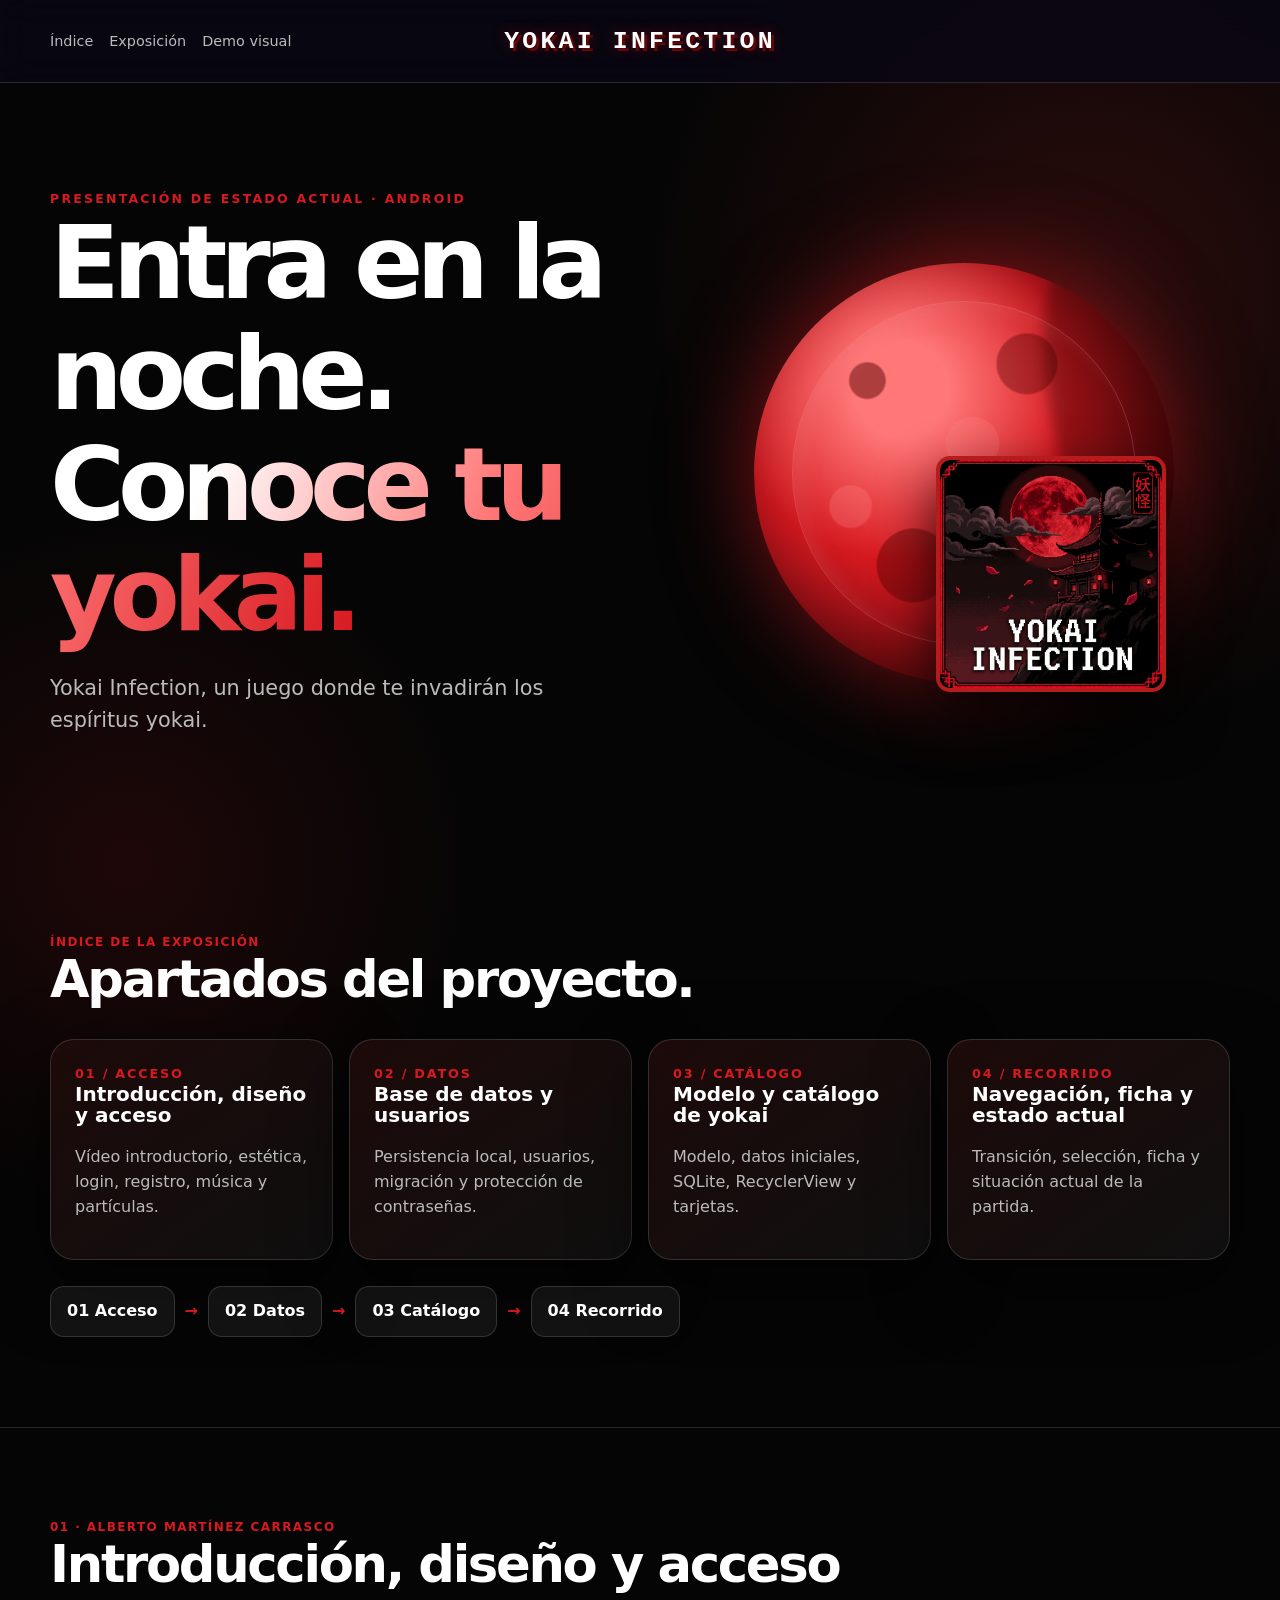
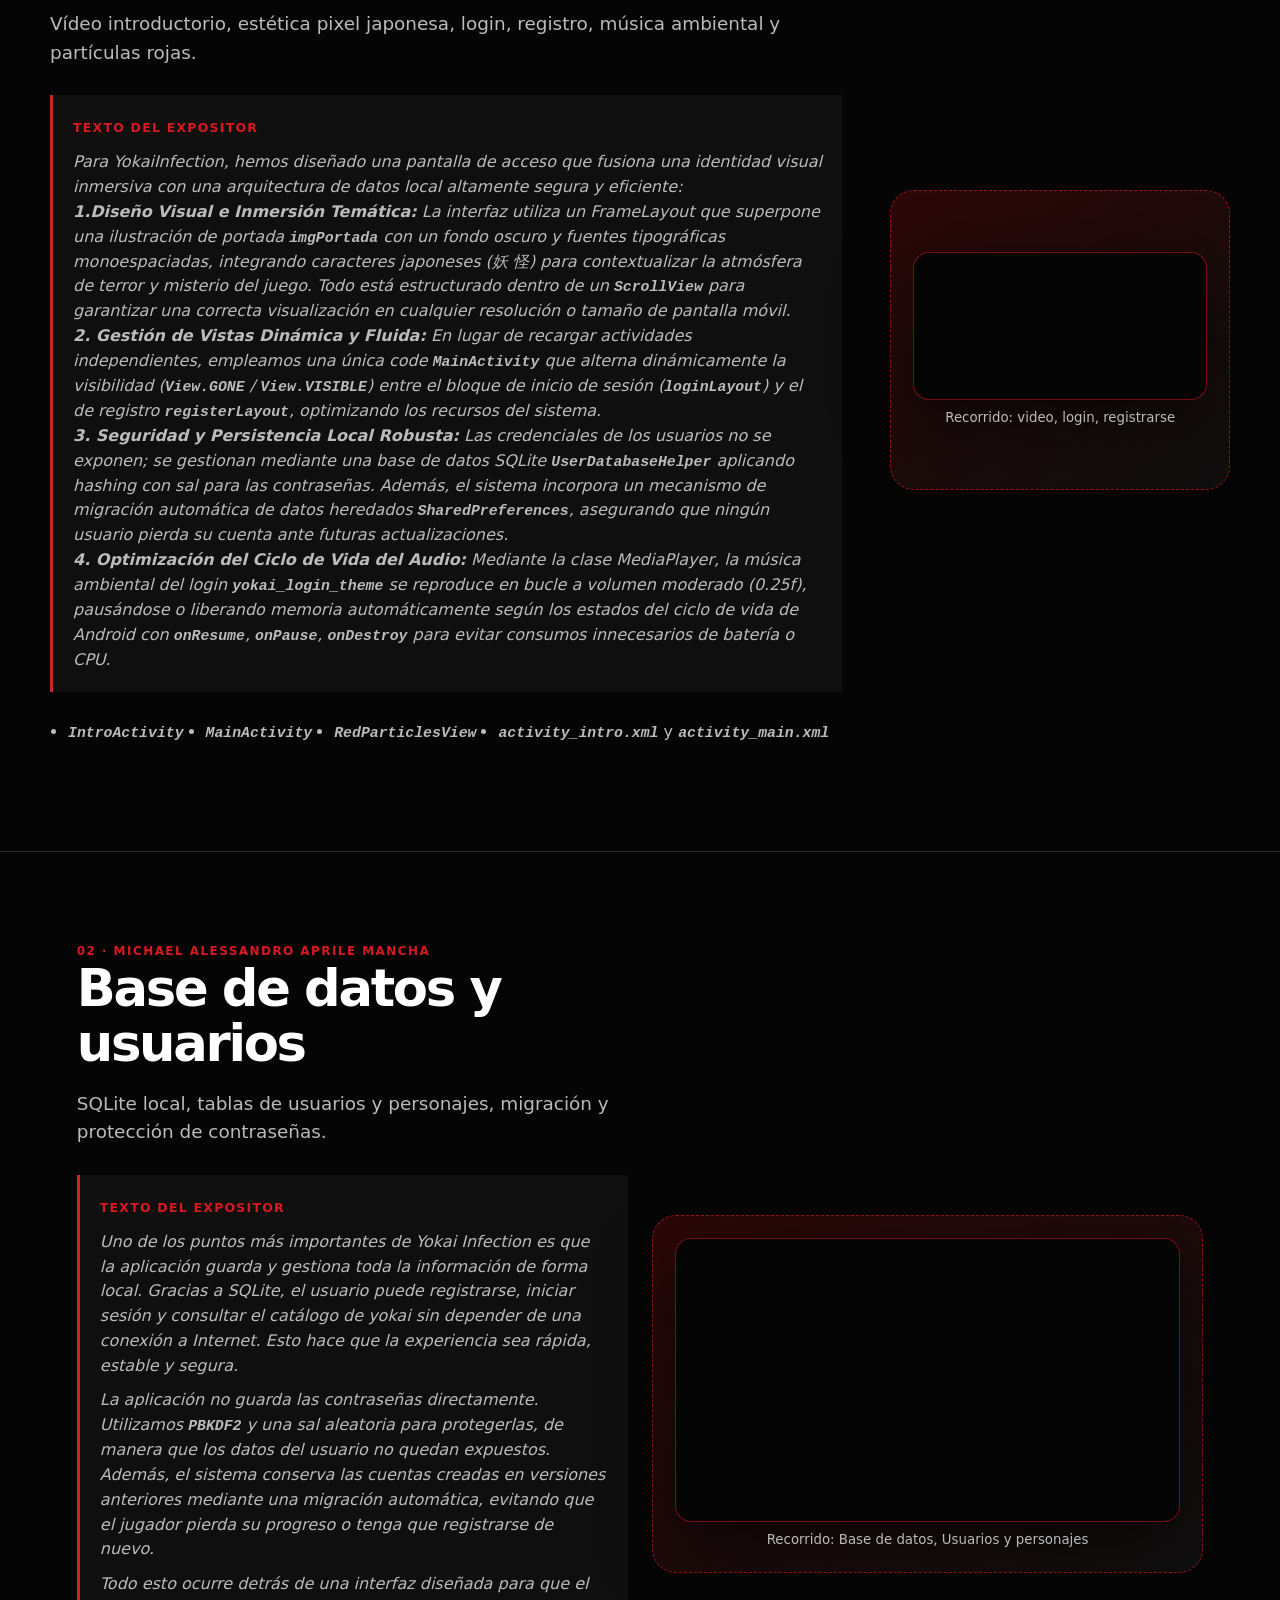
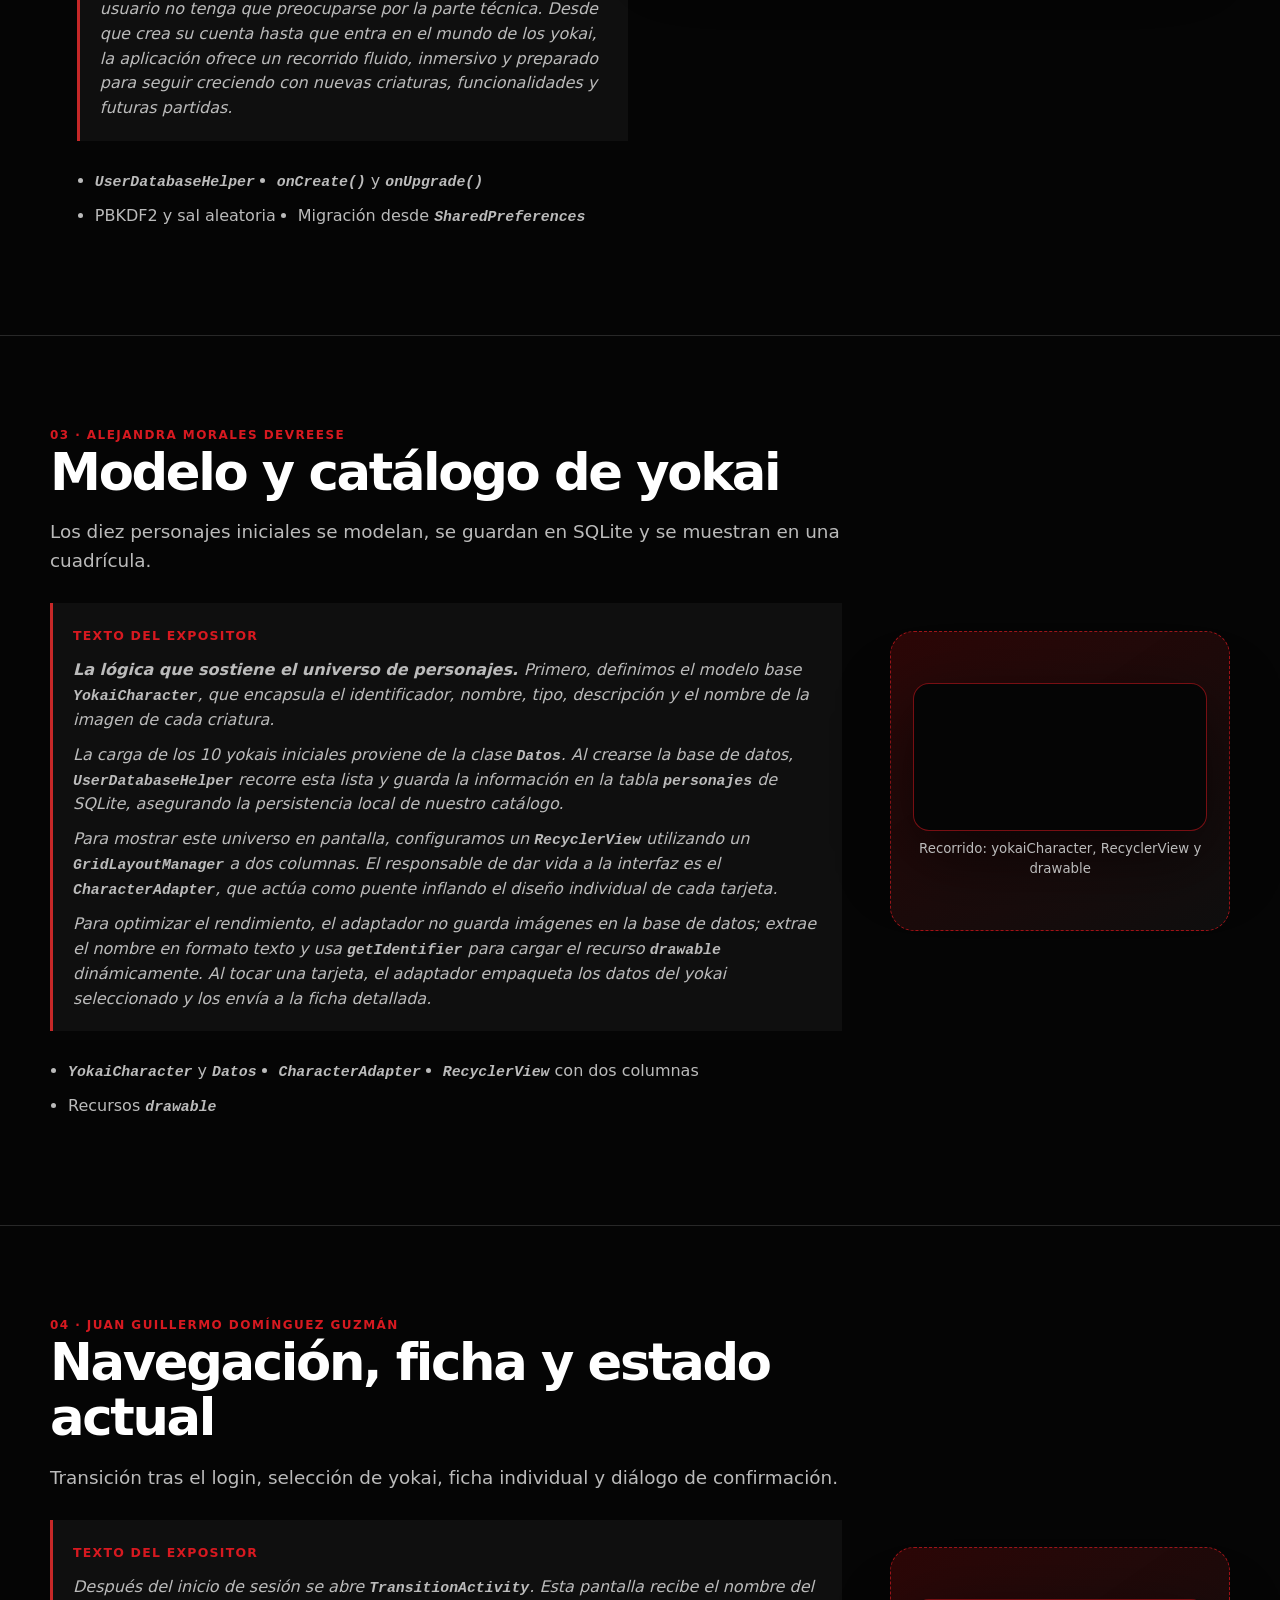
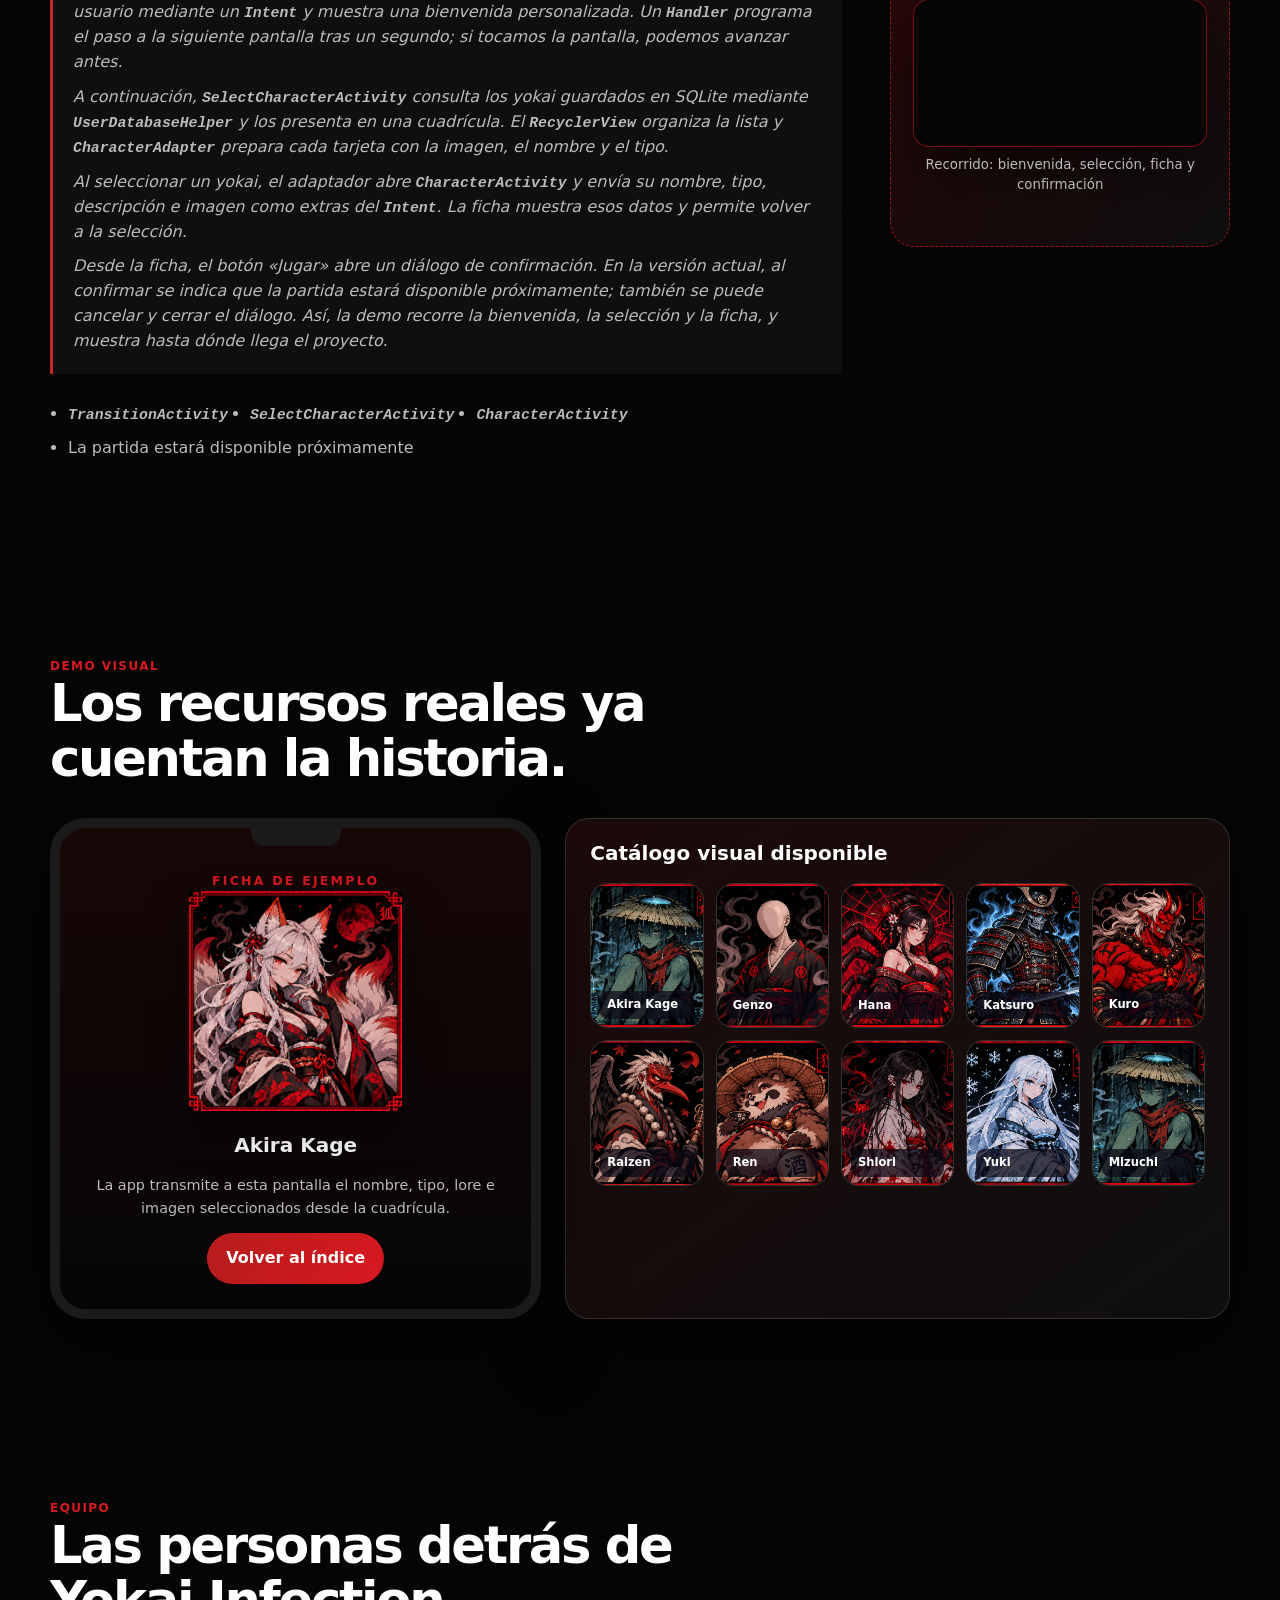
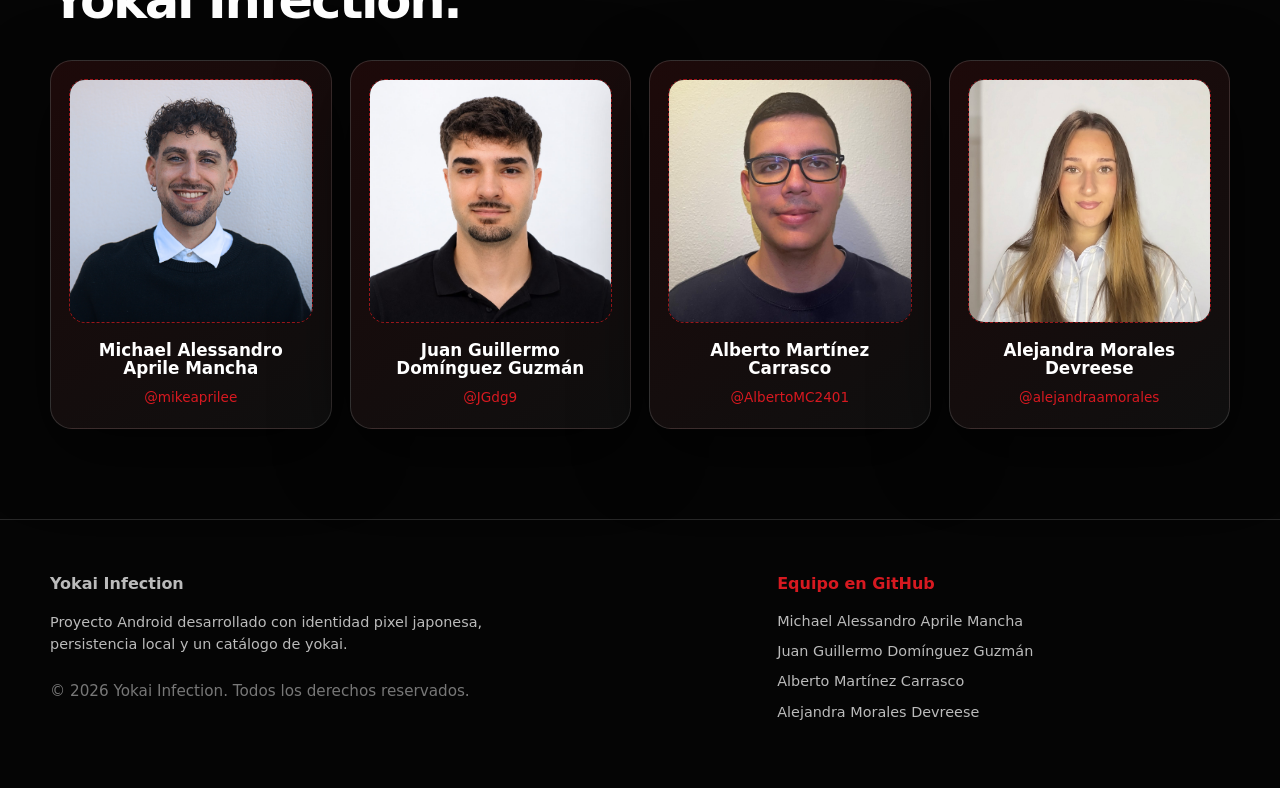
<file: docs/index.html>
<!doctype html>
<html lang="es">

<head>
  <meta charset="utf-8">
  <meta name="viewport" content="width=device-width, initial-scale=1">
  <meta name="description" content="Presentación del estado actual de Yokai Infection V2">
  <title>Yokai Infection V2 · Presentación</title>
  <link rel="stylesheet" href="presentacion-yokai.css">
</head>

<body>
  <header class="topbar">
    <div class="shell topbar-inner">
      <a class="brand" href="#inicio">YOKAI INFECTION</span></a>
      <nav aria-label="Navegación de la presentación">
        <a href="#producto">Índice</a>
        <a href="#reparto">Exposición</a>
        <a href="#demo">Demo visual</a>
      </nav>
    </div>
  </header>

  <main>
    <section class="hero" id="inicio">
      <div class="shell hero-grid">
        <div>
          <div class="eyebrow">Presentación de estado actual · Android</div>
          <h1>Entra en la noche.<br><span class="gradient">Conoce tu yokai.</span></h1>
          <p class="lead">Yokai Infection, un juego donde te invadirán los espíritus yokai.</p>
        </div>
        <div class="hero-card" aria-label="Composición visual con luna roja e icono de la aplicación">
          <div class="moon"></div>
          <img class="hero-image" src="Personajes/icono.jpeg" alt="Icono de Yokai Infection">
        </div>
      </div>
    </section>

    <section id="producto">
      <div class="shell">
        <div class="section-heading">
          <div class="kicker">Índice de la exposición</div>
          <h2>Apartados del proyecto.</h2>
        </div>
        <div class="grid-4">
          <a class="card index-card" href="#bloque-acceso">
            <div class="number">01 / ACCESO</div>
            <h3>Introducción, diseño y acceso</h3>
            <p>Vídeo introductorio, estética, login, registro, música y partículas.</p>
          </a>
          <a class="card index-card" href="#bloque-datos">
            <div class="number">02 / DATOS</div>
            <h3>Base de datos y usuarios</h3>
            <p>Persistencia local, usuarios, migración y protección de contraseñas.</p>
          </a>
          <a class="card index-card" href="#bloque-catalogo">
            <div class="number">03 / CATÁLOGO</div>
            <h3>Modelo y catálogo de yokai</h3>
            <p>Modelo, datos iniciales, SQLite, RecyclerView y tarjetas.</p>
          </a>
          <a class="card index-card" href="#bloque-navegacion">
            <div class="number">04 / RECORRIDO</div>
            <h3>Navegación, ficha y estado actual</h3>
            <p>Transición, selección, ficha y situación actual de la partida.</p>
          </a>
        </div>
        <div class="route" aria-label="Índice de apartados">
          <span class="step">01 Acceso</span><span class="arrow">→</span>
          <span class="step">02 Datos</span><span class="arrow">→</span>
          <span class="step">03 Catálogo</span><span class="arrow">→</span>
          <span class="step">04 Recorrido</span>
        </div>
      </div>
    </section>



    <section class="exposition-section" id="bloque-acceso">
      <div class="shell exposition-grid">
        <div>
          <div class="kicker">01 · Alberto Martínez
            Carrasco</div>
          <h2>Introducción, diseño y acceso</h2>
          <p class="section-summary">Vídeo introductorio, estética pixel japonesa, login, registro, música ambiental y
            partículas rojas.</p>
          <div class="speaker-text"><strong>Texto del expositor</strong>
            <p>Para YokaiInfection, hemos diseñado una pantalla de acceso que fusiona una identidad visual inmersiva con
              una arquitectura de datos local altamente segura y eficiente:
              <br>
              <b>1.Diseño Visual e Inmersión Temática:</b> La interfaz utiliza un FrameLayout que superpone una
              ilustración de portada <code>imgPortada</code> con un fondo oscuro y fuentes tipográficas monoespaciadas,
              integrando caracteres japoneses (妖 怪) para contextualizar la atmósfera de terror y misterio del juego.
              Todo está estructurado dentro de un <code>ScrollView</code> para garantizar una correcta visualización en
              cualquier resolución o tamaño de pantalla móvil.
              <br>
              <b>2. Gestión de Vistas Dinámica y Fluida:</b> En lugar de recargar actividades independientes, empleamos
              una única code <code>MainActivity</code> que alterna dinámicamente la visibilidad (<code>View.GONE</code>
              / <code>View.VISIBLE</code>) entre el bloque de inicio de sesión (<code>loginLayout</code>) y el de
              registro <code>registerLayout</code>, optimizando los recursos del sistema.
              <br>
              <b>3. Seguridad y Persistencia Local Robusta:</b> Las credenciales de los usuarios no se exponen; se
              gestionan mediante una base de datos SQLite <code>UserDatabaseHelper</code> aplicando hashing con sal para
              las contraseñas. Además, el sistema incorpora un mecanismo de migración automática de datos heredados
              <code>SharedPreferences</code>, asegurando que ningún usuario pierda su cuenta ante futuras
              actualizaciones.
              <br>
              <b>4. Optimización del Ciclo de Vida del Audio:</b> Mediante la clase MediaPlayer, la música ambiental del
              login <code>yokai_login_theme</code> se reproduce en bucle a volumen moderado (0.25f), pausándose o
              liberando memoria automáticamente según los estados del ciclo de vida de Android con
              <code>onResume</code>, <code>onPause</code>, <code>onDestroy</code> para evitar consumos innecesarios de
              batería o CPU.
            </p>
          </div>
          <ul class="tech-list">
            <li><code>IntroActivity</code></li>
            <li><code>MainActivity</code></li>
            <li><code>RedParticlesView</code></li>
            <li><code>activity_intro.xml</code> y <code>activity_main.xml</code></li>
          </ul>
        </div>
        <div class="media-slot video-slot">
          <video class="demo-video" autoplay loop muted playsinline preload="metadata"
            aria-label="Recorrido por la bienvenida, la selección de yokai y la ficha del personaje">
            <source src="Videos/Registro.mp4" type="video/mp4">
            Tu navegador no puede reproducir este vídeo.
          </video>
          <small>Recorrido: video, login, registrarse</small>
        </div>
      </div>
    </section>

    <section class="exposition-section" id="bloque-datos">
      <div class="shell exposition-grid datos-grid">
        <div>
          <div class="kicker">02 · Michael Alessandro Aprile
            Mancha</div>
          <h2>Base de datos y usuarios</h2>
          <p class="section-summary">SQLite local, tablas de usuarios y personajes, migración y protección de
            contraseñas.</p>
          <div class="speaker-text"><strong>Texto del expositor</strong>
            <p>
              Uno de los puntos más importantes de Yokai Infection es que la aplicación
              guarda y gestiona toda la información de forma local. Gracias a SQLite, el
              usuario puede registrarse, iniciar sesión y consultar el catálogo de yokai
              sin depender de una conexión a Internet. Esto hace que la experiencia sea
              rápida, estable y segura.
            </p>

            <p>
              La aplicación no guarda las contraseñas directamente. Utilizamos
              <code>PBKDF2</code> y una sal aleatoria para protegerlas, de manera que los
              datos del usuario no quedan expuestos. Además, el sistema conserva las
              cuentas creadas en versiones anteriores mediante una migración automática,
              evitando que el jugador pierda su progreso o tenga que registrarse de nuevo.
            </p>

            <p>
              Todo esto ocurre detrás de una interfaz diseñada para que el usuario no tenga
              que preocuparse por la parte técnica. Desde que crea su cuenta hasta que
              entra en el mundo de los yokai, la aplicación ofrece un recorrido fluido,
              inmersivo y preparado para seguir creciendo con nuevas criaturas,
              funcionalidades y futuras partidas.
            </p>
          </div>
          <ul class="tech-list">
            <li><code>UserDatabaseHelper</code></li>
            <li><code>onCreate()</code> y <code>onUpgrade()</code></li>
            <li>PBKDF2 y sal aleatoria</li>
            <li>Migración desde <code>SharedPreferences</code></li>
          </ul>
        </div>
        <div class="media-slot video-slot">
          <video class="demo-video" autoplay loop muted playsinline preload="metadata"
            aria-label="Recorrido por la bienvenida, la selección de yokai y la ficha del personaje">
            <source src="Videos/base de datos.mp4" type="video/mp4">
            Tu navegador no puede reproducir este vídeo.
          </video>
          <small>Recorrido: Base de datos, Usuarios y personajes</small>
        </div>
      </div>
    </section>

    <section class="exposition-section" id="bloque-catalogo">
      <div class="shell exposition-grid">
        <div>
          <div class="kicker">03 · Alejandra Morales
            Devreese</div>
          <h2>Modelo y catálogo de yokai</h2>
          <p class="section-summary">Los diez personajes iniciales se modelan, se guardan en SQLite y se muestran en una
            cuadrícula.</p>
          <div class="speaker-text"><strong>Texto del expositor</strong>
            <p><b>La lógica que sostiene el universo de personajes. </b>Primero, definimos el modelo
              base <code>YokaiCharacter</code>, que encapsula el identificador, nombre, tipo, descripción y el nombre de
              la imagen de cada criatura.</p>
            <p>La carga de los 10 yokais iniciales proviene de la clase <code>Datos</code>. Al crearse la base de datos,
              <code>UserDatabaseHelper</code> recorre esta lista y guarda la información en la tabla
              <code>personajes</code> de SQLite, asegurando la persistencia local de nuestro catálogo.
            </p>
            <p>Para mostrar este universo en pantalla, configuramos un <code>RecyclerView</code> utilizando un
              <code>GridLayoutManager</code> a dos columnas. El responsable de dar vida a la interfaz es el
              <code>CharacterAdapter</code>, que actúa como puente inflando el diseño individual de cada tarjeta.
            </p>
            <p>Para optimizar el rendimiento, el adaptador no guarda imágenes en la base de datos; extrae el nombre en
              formato texto y usa <code>getIdentifier</code> para cargar el recurso <code>drawable</code> dinámicamente.
              Al tocar una tarjeta, el adaptador empaqueta los datos del yokai seleccionado y los envía a la ficha
              detallada.</p>
          </div>
          <ul class="tech-list">
            <li><code>YokaiCharacter</code> y <code>Datos</code></li>
            <li><code>CharacterAdapter</code></li>
            <li><code>RecyclerView</code> con dos columnas</li>
            <li>Recursos <code>drawable</code></li>
          </ul>
        </div>
        <div class="media-slot video-slot">
          <video class="demo-video" autoplay loop muted playsinline preload="metadata"
            aria-label="Recorrido por la bienvenida, la selección de yokai y la ficha del personaje">
            <source src="Videos/ScrollPersonaje.mp4" type="video/mp4">
            Tu navegador no puede reproducir este vídeo.
          </video>
          <small>Recorrido: yokaiCharacter, RecyclerView y drawable </small>
        </div>
      </div>
    </section>

    <section class="exposition-section" id="bloque-navegacion">
      <div class="shell exposition-grid">
        <div>
          <div class="kicker">04 · Juan Guillermo Domínguez Guzmán</div>
          <h2>Navegación, ficha y estado actual</h2>
          <p class="section-summary">Transición tras el login, selección de yokai, ficha individual y diálogo de
            confirmación.</p>
          <div class="speaker-text"><strong>Texto del expositor</strong>
            <p>Después del inicio de sesión se abre <code>TransitionActivity</code>. Esta pantalla recibe el nombre del
              usuario mediante un <code>Intent</code> y muestra una bienvenida personalizada. Un <code>Handler</code>
              programa el paso a la siguiente pantalla tras un segundo; si tocamos la pantalla, podemos avanzar antes.
            </p>
            <p>A continuación, <code>SelectCharacterActivity</code> consulta los yokai guardados en SQLite mediante
              <code>UserDatabaseHelper</code> y los presenta en una cuadrícula. El <code>RecyclerView</code> organiza la
              lista y <code>CharacterAdapter</code> prepara cada tarjeta con la imagen, el nombre y el tipo.
            </p>
            <p>Al seleccionar un yokai, el adaptador abre <code>CharacterActivity</code> y envía su nombre, tipo,
              descripción e imagen como extras del <code>Intent</code>. La ficha muestra esos datos y permite volver a
              la selección.</p>
            <p>Desde la ficha, el botón «Jugar» abre un diálogo de confirmación. En la versión actual, al confirmar se
              indica que la partida estará disponible próximamente; también se puede cancelar y cerrar el diálogo. Así,
              la demo recorre la bienvenida, la selección y la ficha, y muestra hasta dónde llega el proyecto.</p>
          </div>
          <ul class="tech-list">
            <li><code>TransitionActivity</code></li>
            <li><code>SelectCharacterActivity</code></li>
            <li><code>CharacterActivity</code></li>
            <li>La partida estará disponible próximamente</li>
          </ul>
        </div>
        <div class="media-slot video-slot">
          <video class="demo-video" autoplay loop muted playsinline preload="metadata"
            aria-label="Recorrido por la bienvenida, la selección de yokai y la ficha del personaje">
            <source src="Videos/recorrido-guille.mp4" type="video/mp4">
            Tu navegador no puede reproducir este vídeo.
          </video>
          <small>Recorrido: bienvenida, selección, ficha y confirmación</small>
        </div>
      </div>
    </section>

    <section id="demo">
      <div class="shell">
        <div class="section-heading">
          <div class="kicker">Demo visual</div>
          <h2>Los recursos reales ya cuentan la historia.</h2>
        </div>
        <div class="showcase">
          <div class="phone">
            <div class="phone-screen">
              <div class="eyebrow">Ficha de ejemplo</div>
              <img src="Personajes/akira_kage.png" alt="Ilustración de Akira Kage">
              <h3>Akira Kage</h3>
              <p>La app transmite a esta pantalla el nombre, tipo, lore e imagen seleccionados desde la cuadrícula.</p>
              <a class="button primary" href="#producto">Volver al índice</a>
            </div>
          </div>
          <div class="card">
            <h3>Catálogo visual disponible</h3>
            <div class="yokaiCharacter-strip">
              <div class="yokaiCharacter"><img src="Personajes/mizuchi.png"
                  alt="Akira Kage"><span>Akira Kage</span></div>
              <div class="yokaiCharacter"><img src="Personajes/genzo.png"
                  alt="Genzo"><span>Genzo</span></div>
              <div class="yokaiCharacter"><img src="Personajes/hana.png" alt="Hana"><span>Hana</span>
              </div>
              <div class="yokaiCharacter"><img src="Personajes/katsuro.png"
                  alt="Katsuro"><span>Katsuro</span></div>
              <div class="yokaiCharacter"><img src="Personajes/kuro.png" alt="Kuro"><span>Kuro</span>
              </div>
              <div class="yokaiCharacter"><img src="Personajes/raizen.png"
                  alt="Raizen"><span>Raizen</span></div>
              <div class="yokaiCharacter"><img src="Personajes/ren.png" alt="Ren"><span>Ren</span>
              </div>
              <div class="yokaiCharacter"><img src="Personajes/shiori.png"
                  alt="Shiori"><span>Shiori</span></div>
              <div class="yokaiCharacter"><img src="Personajes/yuki.png" alt="Yuki"><span>Yuki</span>
              </div>
              <div class="yokaiCharacter"><img src="Personajes/mizuchi.png"
                  alt="Mizuchi"><span>Mizuchi</span></div>
            </div>
          </div>
        </div>
      </div>
    </section>

    <section id="integrantes">
      <div class="shell">
        <div class="section-heading">
          <div class="kicker">Equipo</div>
          <h2>Las personas detrás de Yokai Infection.</h2>
        </div>
        <div class="team-grid">
          <article class="team-card">
            <div class="member-photo"><img src="Fotos/Michael.jpg" alt=""></div>
            <h3>Michael Alessandro Aprile Mancha</h3>
            <a href="https://github.com/mikeaprilee" target="_blank" rel="noopener noreferrer">@mikeaprilee</a>
          </article>
          <article class="team-card">
            <div class="member-photo"><img src="Fotos/juan-guillermo.jpeg" alt="Juan Guillermo Domínguez Guzmán"></div>
            <h3>Juan Guillermo Domínguez Guzmán</h3>
            <a href="https://github.com/JGdg9" target="_blank" rel="noopener noreferrer">@JGdg9</a>
          </article>
          <article class="team-card">
            <div class="member-photo"><img src="Fotos/alberto.jpg" alt="Alberto Martínez Carrasco"></div>
            <h3>Alberto Martínez Carrasco</h3>
            <a href="https://github.com/AlbertoMC2401" target="_blank" rel="noopener noreferrer">@AlbertoMC2401</a>
          </article>
          <article class="team-card">
            <div class="member-photo"><img src="Fotos/alejandra.jpg" alt=""></div>
            <h3>Alejandra Morales Devreese</h3>
            <a href="https://github.com/alejandraamorales" target="_blank"
              rel="noopener noreferrer">@alejandraamorales</a>
          </article>
        </div>
      </div>
    </section>
  </main>

  <footer>
    <div class="shell footer-content">
      <div>
        <strong>Yokai Infection</strong>
        <p class="small">Proyecto Android desarrollado con identidad pixel japonesa, persistencia local y un catálogo de
          yokai.</p>
        <p class="copyright">© 2026 Yokai Infection. Todos los derechos reservados.</p>
      </div>
      <div class="footer-links">
        <strong>Equipo en GitHub</strong>
        <a href="https://github.com/mikeaprilee" target="_blank" rel="noopener noreferrer">Michael Alessandro Aprile
          Mancha</a>
        <a href="https://github.com/JGdg9" target="_blank" rel="noopener noreferrer">Juan Guillermo Domínguez Guzmán</a>
        <a href="https://github.com/AlbertoMC2401" target="_blank" rel="noopener noreferrer">Alberto Martínez
          Carrasco</a>
        <a href="https://github.com/alejandraamorales" target="_blank" rel="noopener noreferrer">Alejandra Morales
          Devreese</a>
      </div>
    </div>
  </footer>
  <script src="presentacion-yokai.js" defer></script>
</body>

</html>
</file>
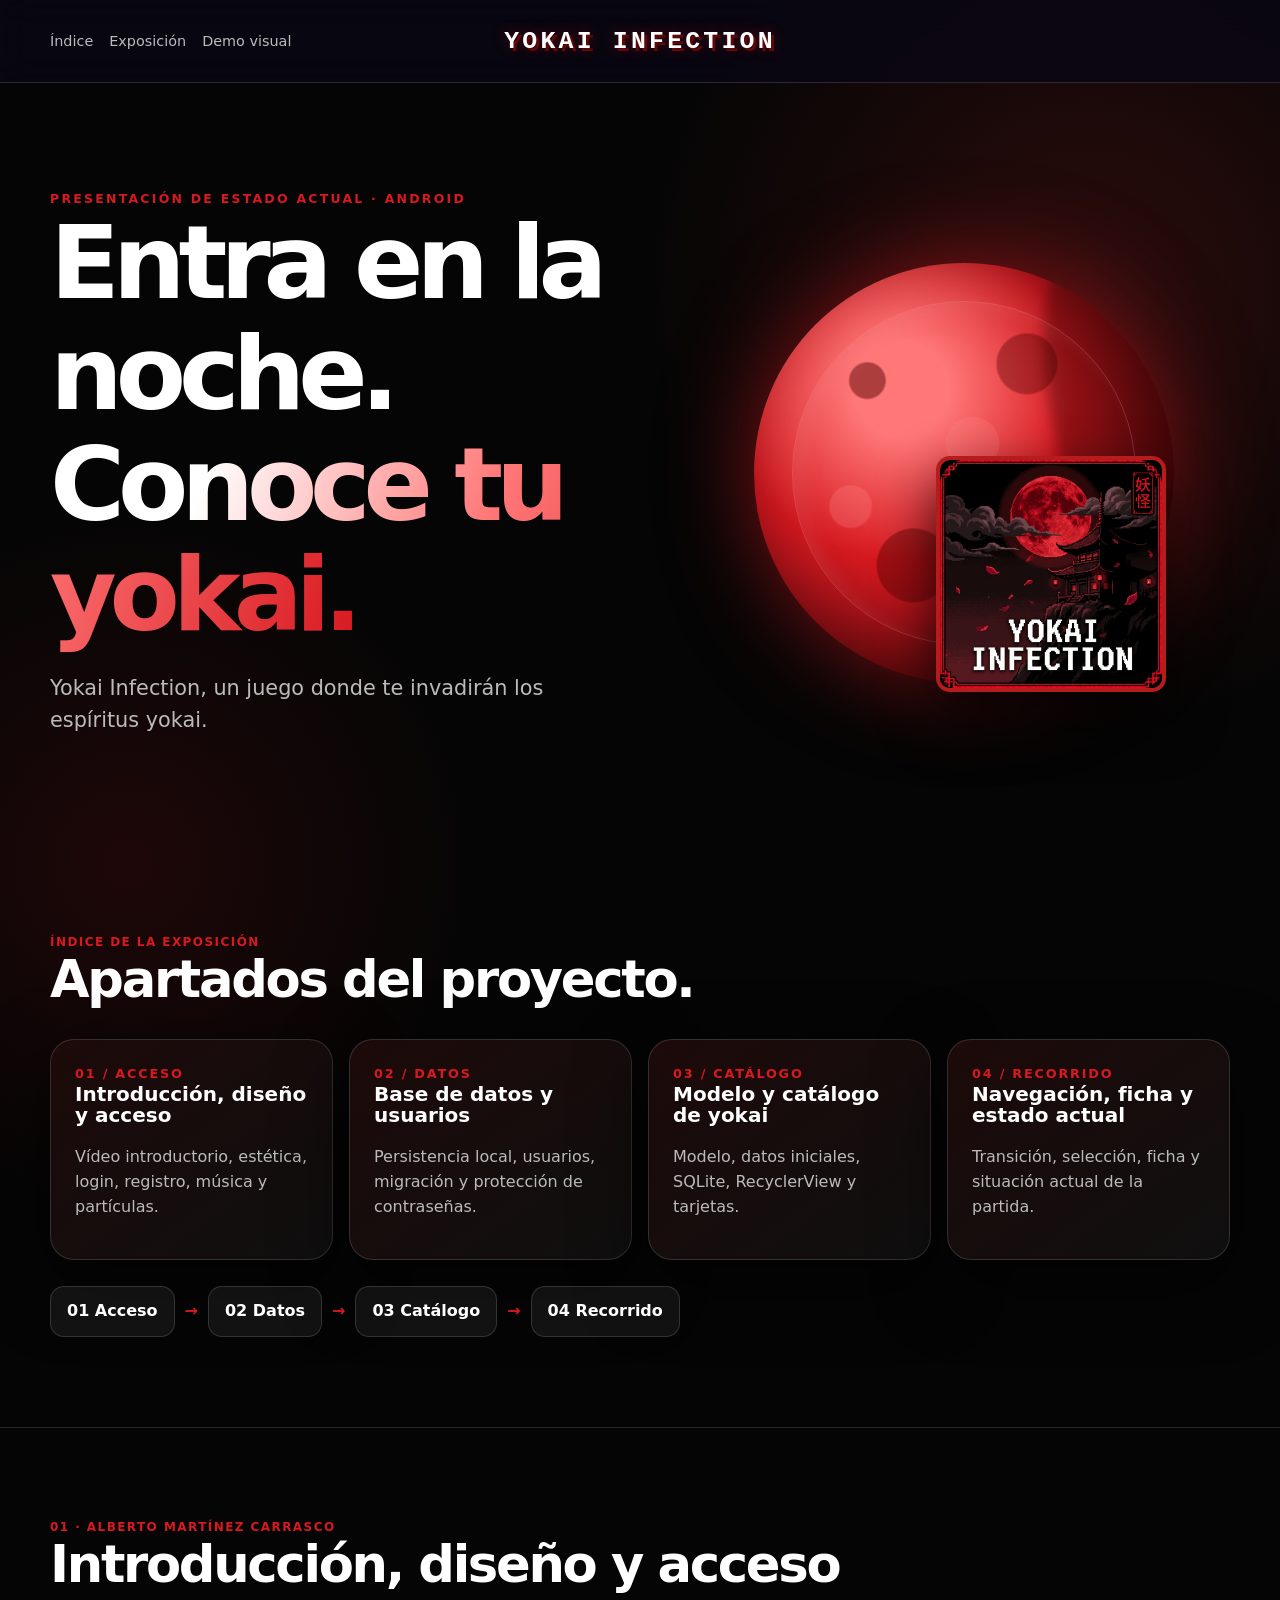
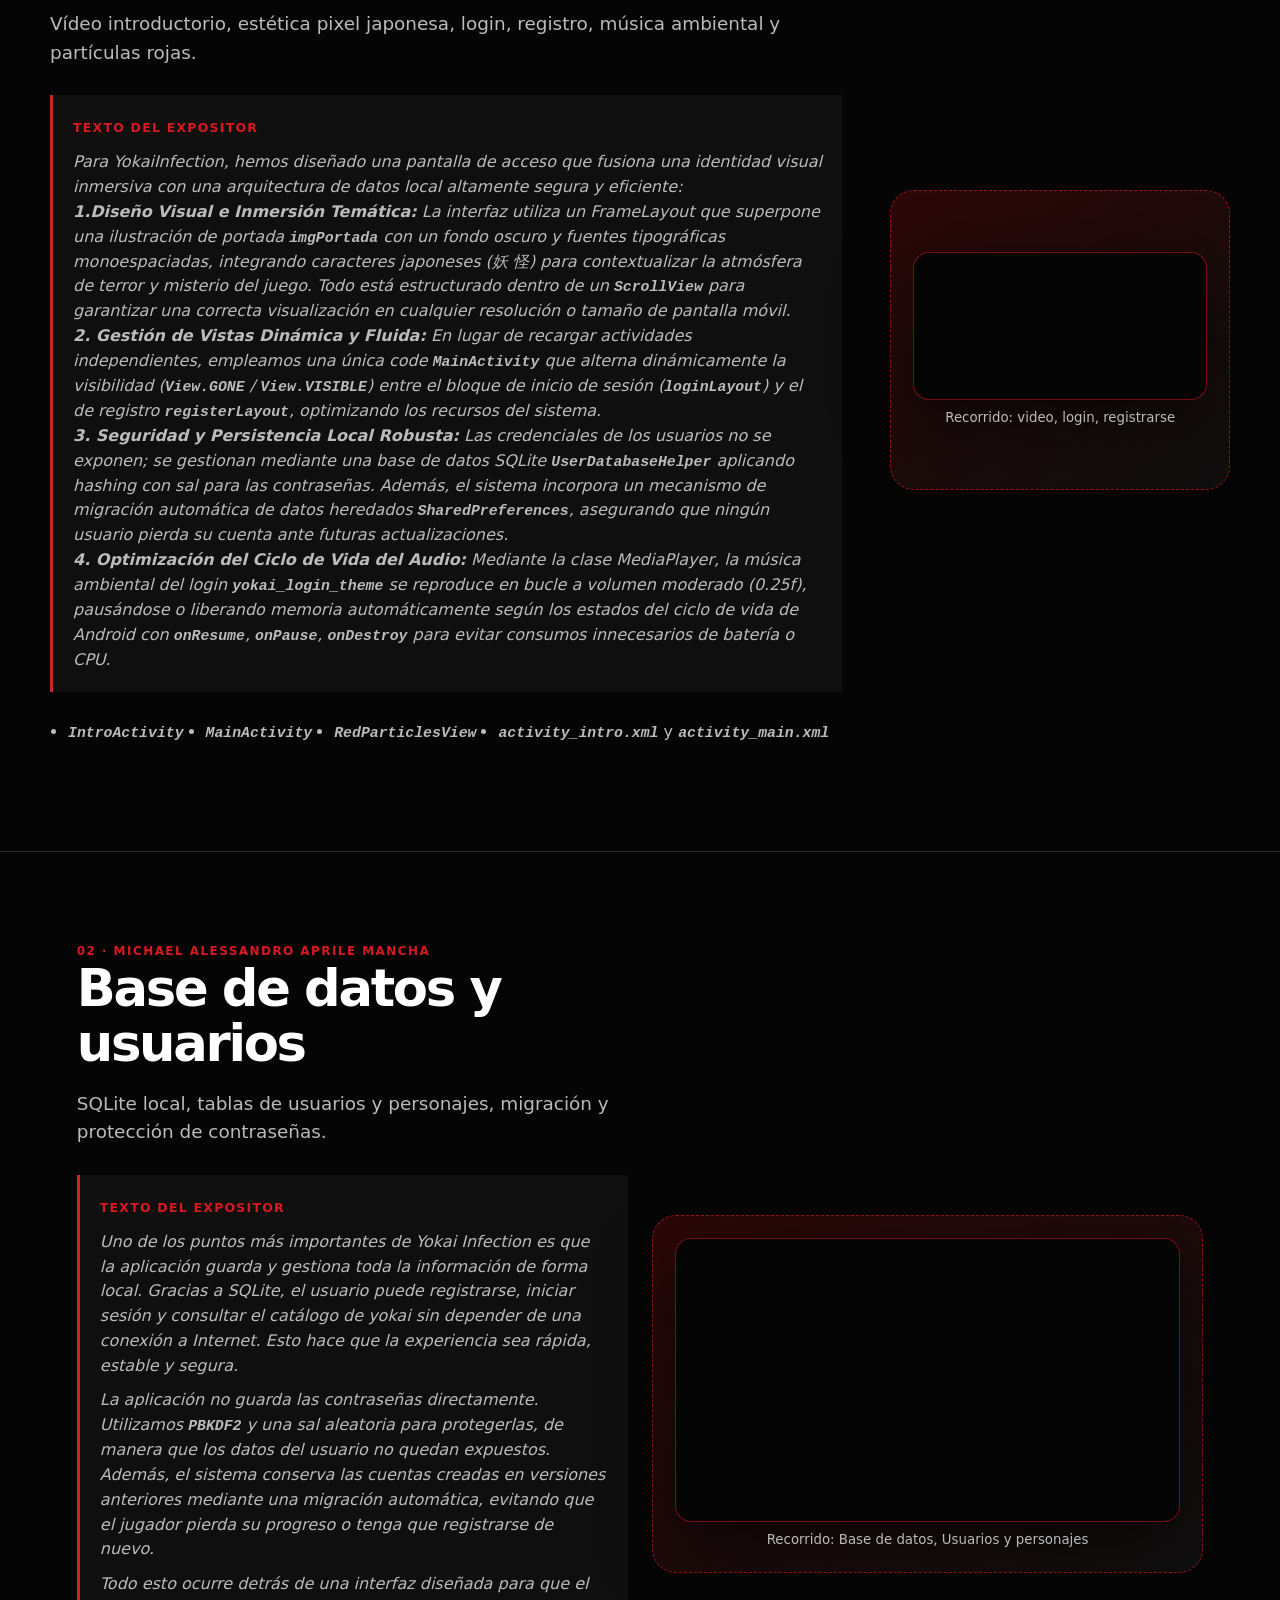
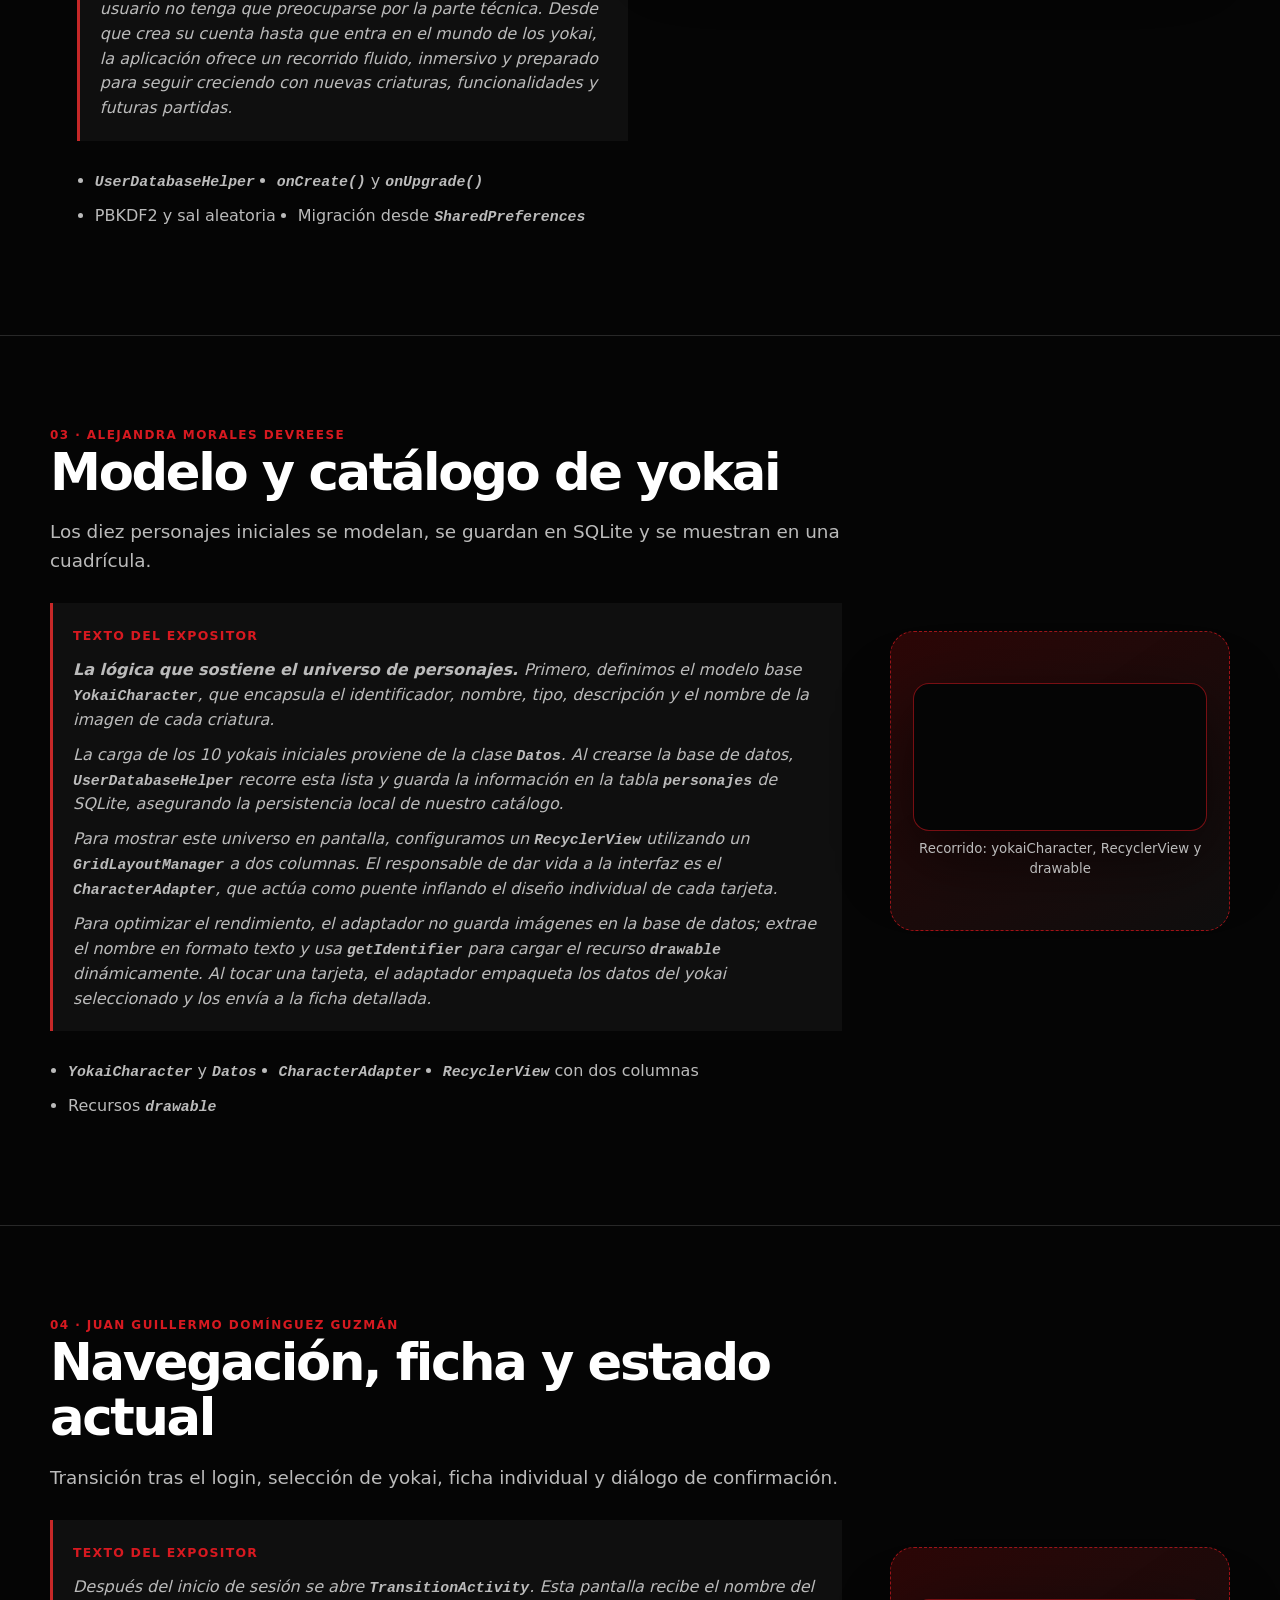
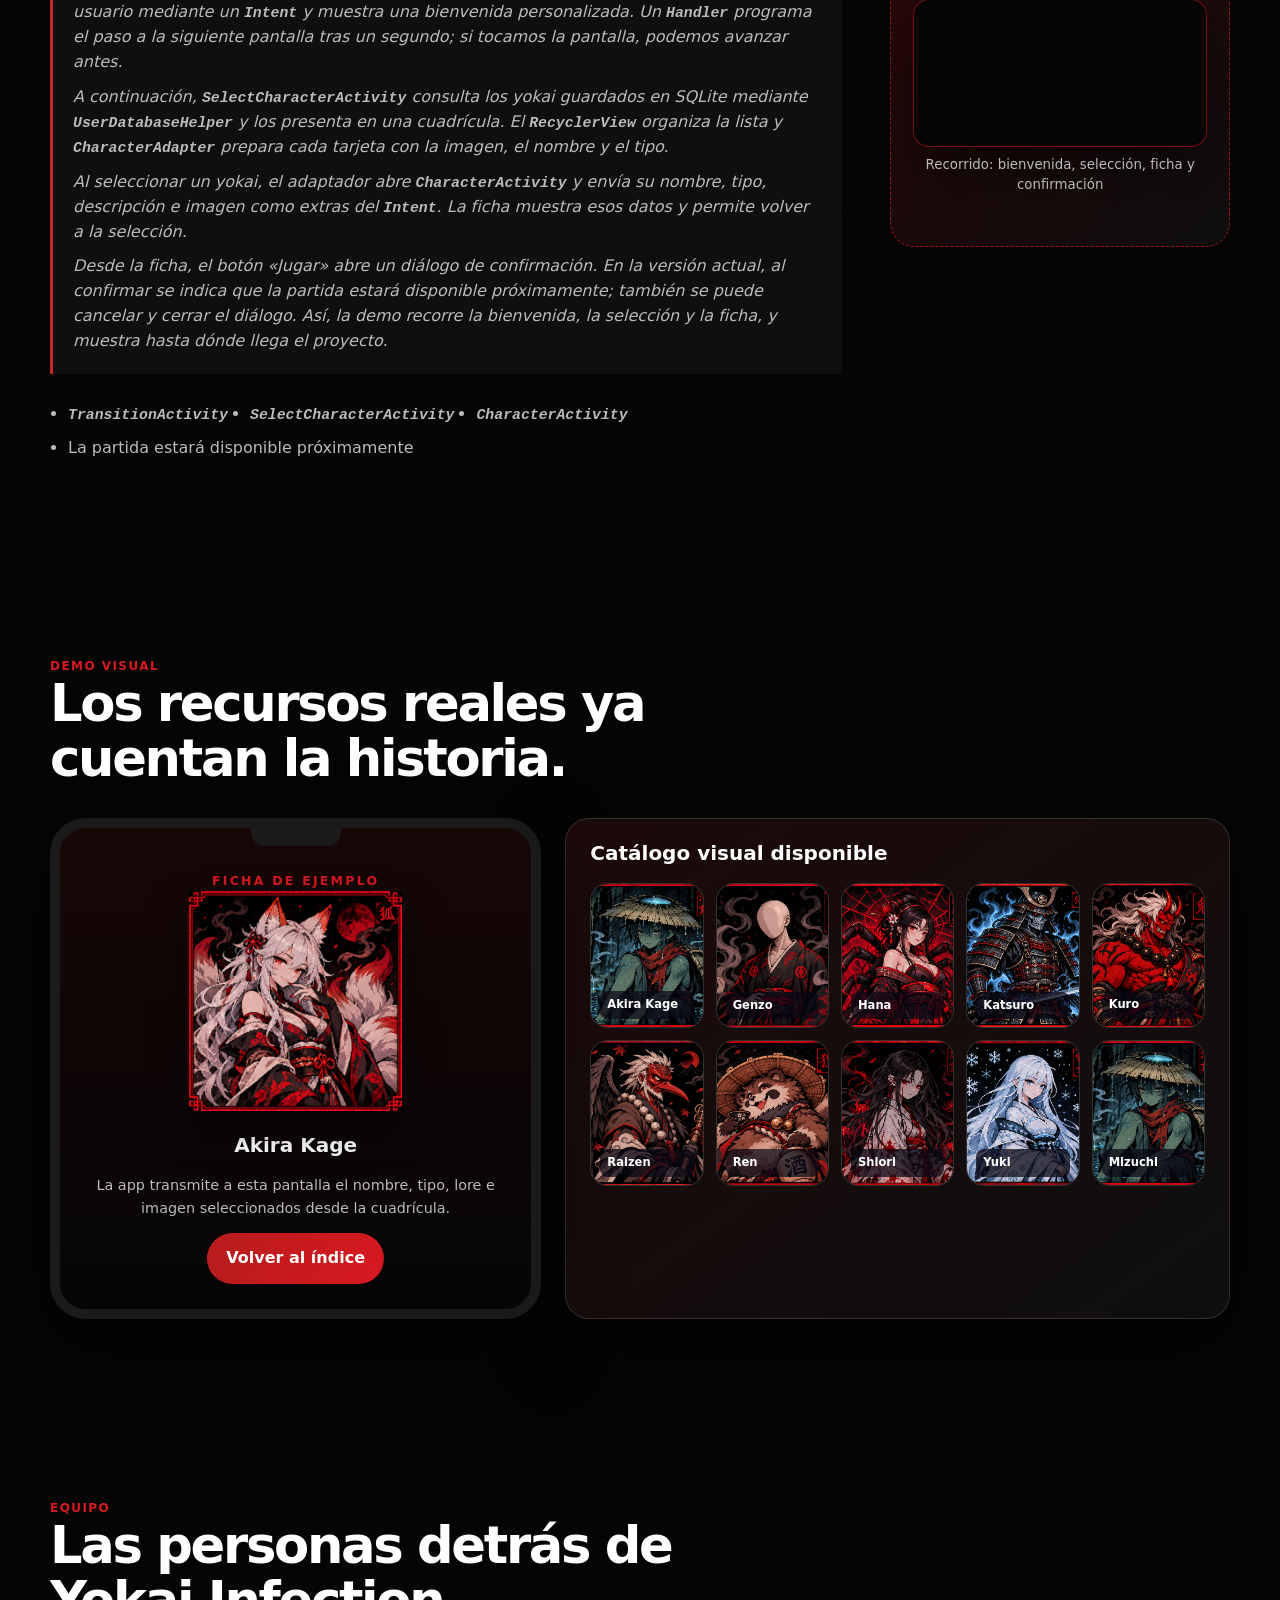
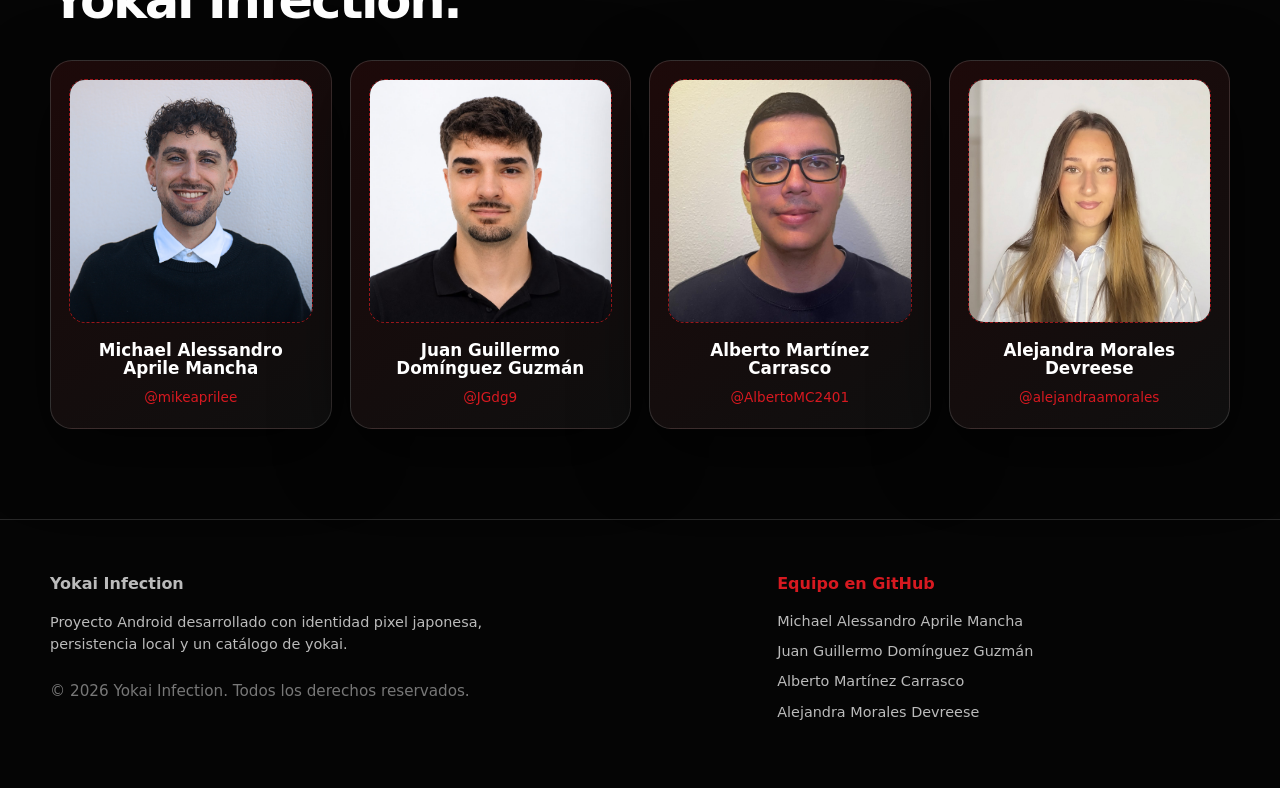
<file: docs/presentacion-yokai.html>
<!doctype html>
<html lang="es">

<head>
  <meta charset="utf-8">
  <meta name="viewport" content="width=device-width, initial-scale=1">
  <meta name="description" content="Presentación del estado actual de Yokai Infection V2">
  <title>Yokai Infection V2 · Presentación</title>
  <link rel="stylesheet" href="presentacion-yokai.css">
</head>

<body>
  <header class="topbar">
    <div class="shell topbar-inner">
      <a class="brand" href="#inicio">YOKAI INFECTION</span></a>
      <nav aria-label="Navegación de la presentación">
        <a href="#producto">Índice</a>
        <a href="#reparto">Exposición</a>
        <a href="#demo">Demo visual</a>
      </nav>
    </div>
  </header>

  <main>
    <section class="hero" id="inicio">
      <div class="shell hero-grid">
        <div>
          <div class="eyebrow">Presentación de estado actual · Android</div>
          <h1>Entra en la noche.<br><span class="gradient">Conoce tu yokai.</span></h1>
          <p class="lead">Yokai Infection, un juego donde te invadirán los espíritus yokai.</p>
        </div>
        <div class="hero-card" aria-label="Composición visual con luna roja e icono de la aplicación">
          <div class="moon"></div>
          <img class="hero-image" src="Personajes/icono.jpeg" alt="Icono de Yokai Infection">
        </div>
      </div>
    </section>

    <section id="producto">
      <div class="shell">
        <div class="section-heading">
          <div class="kicker">Índice de la exposición</div>
          <h2>Apartados del proyecto.</h2>
        </div>
        <div class="grid-4">
          <a class="card index-card" href="#bloque-acceso">
            <div class="number">01 / ACCESO</div>
            <h3>Introducción, diseño y acceso</h3>
            <p>Vídeo introductorio, estética, login, registro, música y partículas.</p>
          </a>
          <a class="card index-card" href="#bloque-datos">
            <div class="number">02 / DATOS</div>
            <h3>Base de datos y usuarios</h3>
            <p>Persistencia local, usuarios, migración y protección de contraseñas.</p>
          </a>
          <a class="card index-card" href="#bloque-catalogo">
            <div class="number">03 / CATÁLOGO</div>
            <h3>Modelo y catálogo de yokai</h3>
            <p>Modelo, datos iniciales, SQLite, RecyclerView y tarjetas.</p>
          </a>
          <a class="card index-card" href="#bloque-navegacion">
            <div class="number">04 / RECORRIDO</div>
            <h3>Navegación, ficha y estado actual</h3>
            <p>Transición, selección, ficha y situación actual de la partida.</p>
          </a>
        </div>
        <div class="route" aria-label="Índice de apartados">
          <span class="step">01 Acceso</span><span class="arrow">→</span>
          <span class="step">02 Datos</span><span class="arrow">→</span>
          <span class="step">03 Catálogo</span><span class="arrow">→</span>
          <span class="step">04 Recorrido</span>
        </div>
      </div>
    </section>



    <section class="exposition-section" id="bloque-acceso">
      <div class="shell exposition-grid">
        <div>
          <div class="kicker">01 · Alberto Martínez
            Carrasco</div>
          <h2>Introducción, diseño y acceso</h2>
          <p class="section-summary">Vídeo introductorio, estética pixel japonesa, login, registro, música ambiental y
            partículas rojas.</p>
          <div class="speaker-text"><strong>Texto del expositor</strong>
            <p>Para YokaiInfection, hemos diseñado una pantalla de acceso que fusiona una identidad visual inmersiva con
              una arquitectura de datos local altamente segura y eficiente:
              <br>
              <b>1.Diseño Visual e Inmersión Temática:</b> La interfaz utiliza un FrameLayout que superpone una
              ilustración de portada <code>imgPortada</code> con un fondo oscuro y fuentes tipográficas monoespaciadas,
              integrando caracteres japoneses (妖 怪) para contextualizar la atmósfera de terror y misterio del juego.
              Todo está estructurado dentro de un <code>ScrollView</code> para garantizar una correcta visualización en
              cualquier resolución o tamaño de pantalla móvil.
              <br>
              <b>2. Gestión de Vistas Dinámica y Fluida:</b> En lugar de recargar actividades independientes, empleamos
              una única code <code>MainActivity</code> que alterna dinámicamente la visibilidad (<code>View.GONE</code>
              / <code>View.VISIBLE</code>) entre el bloque de inicio de sesión (<code>loginLayout</code>) y el de
              registro <code>registerLayout</code>, optimizando los recursos del sistema.
              <br>
              <b>3. Seguridad y Persistencia Local Robusta:</b> Las credenciales de los usuarios no se exponen; se
              gestionan mediante una base de datos SQLite <code>UserDatabaseHelper</code> aplicando hashing con sal para
              las contraseñas. Además, el sistema incorpora un mecanismo de migración automática de datos heredados
              <code>SharedPreferences</code>, asegurando que ningún usuario pierda su cuenta ante futuras
              actualizaciones.
              <br>
              <b>4. Optimización del Ciclo de Vida del Audio:</b> Mediante la clase MediaPlayer, la música ambiental del
              login <code>yokai_login_theme</code> se reproduce en bucle a volumen moderado (0.25f), pausándose o
              liberando memoria automáticamente según los estados del ciclo de vida de Android con
              <code>onResume</code>, <code>onPause</code>, <code>onDestroy</code> para evitar consumos innecesarios de
              batería o CPU.
            </p>
          </div>
          <ul class="tech-list">
            <li><code>IntroActivity</code></li>
            <li><code>MainActivity</code></li>
            <li><code>RedParticlesView</code></li>
            <li><code>activity_intro.xml</code> y <code>activity_main.xml</code></li>
          </ul>
        </div>
        <div class="media-slot video-slot">
          <video class="demo-video" autoplay loop muted playsinline preload="metadata"
            aria-label="Recorrido por la bienvenida, la selección de yokai y la ficha del personaje">
            <source src="Videos/Registro.mp4" type="video/mp4">
            Tu navegador no puede reproducir este vídeo.
          </video>
          <small>Recorrido: video, login, registrarse</small>
        </div>
      </div>
    </section>

    <section class="exposition-section" id="bloque-datos">
      <div class="shell exposition-grid datos-grid">
        <div>
          <div class="kicker">02 · Michael Alessandro Aprile
            Mancha</div>
          <h2>Base de datos y usuarios</h2>
          <p class="section-summary">SQLite local, tablas de usuarios y personajes, migración y protección de
            contraseñas.</p>
          <div class="speaker-text"><strong>Texto del expositor</strong>
            <p>
              Uno de los puntos más importantes de Yokai Infection es que la aplicación
              guarda y gestiona toda la información de forma local. Gracias a SQLite, el
              usuario puede registrarse, iniciar sesión y consultar el catálogo de yokai
              sin depender de una conexión a Internet. Esto hace que la experiencia sea
              rápida, estable y segura.
            </p>

            <p>
              La aplicación no guarda las contraseñas directamente. Utilizamos
              <code>PBKDF2</code> y una sal aleatoria para protegerlas, de manera que los
              datos del usuario no quedan expuestos. Además, el sistema conserva las
              cuentas creadas en versiones anteriores mediante una migración automática,
              evitando que el jugador pierda su progreso o tenga que registrarse de nuevo.
            </p>

            <p>
              Todo esto ocurre detrás de una interfaz diseñada para que el usuario no tenga
              que preocuparse por la parte técnica. Desde que crea su cuenta hasta que
              entra en el mundo de los yokai, la aplicación ofrece un recorrido fluido,
              inmersivo y preparado para seguir creciendo con nuevas criaturas,
              funcionalidades y futuras partidas.
            </p>
          </div>
          <ul class="tech-list">
            <li><code>UserDatabaseHelper</code></li>
            <li><code>onCreate()</code> y <code>onUpgrade()</code></li>
            <li>PBKDF2 y sal aleatoria</li>
            <li>Migración desde <code>SharedPreferences</code></li>
          </ul>
        </div>
        <div class="media-slot video-slot">
          <video class="demo-video" autoplay loop muted playsinline preload="metadata"
            aria-label="Recorrido por la bienvenida, la selección de yokai y la ficha del personaje">
            <source src="Videos/base de datos.mp4" type="video/mp4">
            Tu navegador no puede reproducir este vídeo.
          </video>
          <small>Recorrido: Base de datos, Usuarios y personajes</small>
        </div>
      </div>
    </section>

    <section class="exposition-section" id="bloque-catalogo">
      <div class="shell exposition-grid">
        <div>
          <div class="kicker">03 · Alejandra Morales
            Devreese</div>
          <h2>Modelo y catálogo de yokai</h2>
          <p class="section-summary">Los diez personajes iniciales se modelan, se guardan en SQLite y se muestran en una
            cuadrícula.</p>
          <div class="speaker-text"><strong>Texto del expositor</strong>
            <p><b>La lógica que sostiene el universo de personajes. </b>Primero, definimos el modelo
              base <code>YokaiCharacter</code>, que encapsula el identificador, nombre, tipo, descripción y el nombre de
              la imagen de cada criatura.</p>
            <p>La carga de los 10 yokais iniciales proviene de la clase <code>Datos</code>. Al crearse la base de datos,
              <code>UserDatabaseHelper</code> recorre esta lista y guarda la información en la tabla
              <code>personajes</code> de SQLite, asegurando la persistencia local de nuestro catálogo.
            </p>
            <p>Para mostrar este universo en pantalla, configuramos un <code>RecyclerView</code> utilizando un
              <code>GridLayoutManager</code> a dos columnas. El responsable de dar vida a la interfaz es el
              <code>CharacterAdapter</code>, que actúa como puente inflando el diseño individual de cada tarjeta.
            </p>
            <p>Para optimizar el rendimiento, el adaptador no guarda imágenes en la base de datos; extrae el nombre en
              formato texto y usa <code>getIdentifier</code> para cargar el recurso <code>drawable</code> dinámicamente.
              Al tocar una tarjeta, el adaptador empaqueta los datos del yokai seleccionado y los envía a la ficha
              detallada.</p>
          </div>
          <ul class="tech-list">
            <li><code>YokaiCharacter</code> y <code>Datos</code></li>
            <li><code>CharacterAdapter</code></li>
            <li><code>RecyclerView</code> con dos columnas</li>
            <li>Recursos <code>drawable</code></li>
          </ul>
        </div>
        <div class="media-slot video-slot">
          <video class="demo-video" autoplay loop muted playsinline preload="metadata"
            aria-label="Recorrido por la bienvenida, la selección de yokai y la ficha del personaje">
            <source src="Videos/ScrollPersonaje.mp4" type="video/mp4">
            Tu navegador no puede reproducir este vídeo.
          </video>
          <small>Recorrido: yokaiCharacter, RecyclerView y drawable </small>
        </div>
      </div>
    </section>

    <section class="exposition-section" id="bloque-navegacion">
      <div class="shell exposition-grid">
        <div>
          <div class="kicker">04 · Juan Guillermo Domínguez Guzmán</div>
          <h2>Navegación, ficha y estado actual</h2>
          <p class="section-summary">Transición tras el login, selección de yokai, ficha individual y diálogo de
            confirmación.</p>
          <div class="speaker-text"><strong>Texto del expositor</strong>
            <p>Después del inicio de sesión se abre <code>TransitionActivity</code>. Esta pantalla recibe el nombre del
              usuario mediante un <code>Intent</code> y muestra una bienvenida personalizada. Un <code>Handler</code>
              programa el paso a la siguiente pantalla tras un segundo; si tocamos la pantalla, podemos avanzar antes.
            </p>
            <p>A continuación, <code>SelectCharacterActivity</code> consulta los yokai guardados en SQLite mediante
              <code>UserDatabaseHelper</code> y los presenta en una cuadrícula. El <code>RecyclerView</code> organiza la
              lista y <code>CharacterAdapter</code> prepara cada tarjeta con la imagen, el nombre y el tipo.
            </p>
            <p>Al seleccionar un yokai, el adaptador abre <code>CharacterActivity</code> y envía su nombre, tipo,
              descripción e imagen como extras del <code>Intent</code>. La ficha muestra esos datos y permite volver a
              la selección.</p>
            <p>Desde la ficha, el botón «Jugar» abre un diálogo de confirmación. En la versión actual, al confirmar se
              indica que la partida estará disponible próximamente; también se puede cancelar y cerrar el diálogo. Así,
              la demo recorre la bienvenida, la selección y la ficha, y muestra hasta dónde llega el proyecto.</p>
          </div>
          <ul class="tech-list">
            <li><code>TransitionActivity</code></li>
            <li><code>SelectCharacterActivity</code></li>
            <li><code>CharacterActivity</code></li>
            <li>La partida estará disponible próximamente</li>
          </ul>
        </div>
        <div class="media-slot video-slot">
          <video class="demo-video" autoplay loop muted playsinline preload="metadata"
            aria-label="Recorrido por la bienvenida, la selección de yokai y la ficha del personaje">
            <source src="Videos/recorrido-guille.mp4" type="video/mp4">
            Tu navegador no puede reproducir este vídeo.
          </video>
          <small>Recorrido: bienvenida, selección, ficha y confirmación</small>
        </div>
      </div>
    </section>

    <section id="demo">
      <div class="shell">
        <div class="section-heading">
          <div class="kicker">Demo visual</div>
          <h2>Los recursos reales ya cuentan la historia.</h2>
        </div>
        <div class="showcase">
          <div class="phone">
            <div class="phone-screen">
              <div class="eyebrow">Ficha de ejemplo</div>
              <img src="Personajes/akira_kage.png" alt="Ilustración de Akira Kage">
              <h3>Akira Kage</h3>
              <p>La app transmite a esta pantalla el nombre, tipo, lore e imagen seleccionados desde la cuadrícula.</p>
              <a class="button primary" href="#producto">Volver al índice</a>
            </div>
          </div>
          <div class="card">
            <h3>Catálogo visual disponible</h3>
            <div class="yokaiCharacter-strip">
              <div class="yokaiCharacter"><img src="Personajes/mizuchi.png"
                  alt="Akira Kage"><span>Akira Kage</span></div>
              <div class="yokaiCharacter"><img src="Personajes/genzo.png"
                  alt="Genzo"><span>Genzo</span></div>
              <div class="yokaiCharacter"><img src="Personajes/hana.png" alt="Hana"><span>Hana</span>
              </div>
              <div class="yokaiCharacter"><img src="Personajes/katsuro.png"
                  alt="Katsuro"><span>Katsuro</span></div>
              <div class="yokaiCharacter"><img src="Personajes/kuro.png" alt="Kuro"><span>Kuro</span>
              </div>
              <div class="yokaiCharacter"><img src="Personajes/raizen.png"
                  alt="Raizen"><span>Raizen</span></div>
              <div class="yokaiCharacter"><img src="Personajes/ren.png" alt="Ren"><span>Ren</span>
              </div>
              <div class="yokaiCharacter"><img src="Personajes/shiori.png"
                  alt="Shiori"><span>Shiori</span></div>
              <div class="yokaiCharacter"><img src="Personajes/yuki.png" alt="Yuki"><span>Yuki</span>
              </div>
              <div class="yokaiCharacter"><img src="Personajes/mizuchi.png"
                  alt="Mizuchi"><span>Mizuchi</span></div>
            </div>
          </div>
        </div>
      </div>
    </section>

    <section id="integrantes">
      <div class="shell">
        <div class="section-heading">
          <div class="kicker">Equipo</div>
          <h2>Las personas detrás de Yokai Infection.</h2>
        </div>
        <div class="team-grid">
          <article class="team-card">
            <div class="member-photo"><img src="Fotos/Michael.jpg" alt=""></div>
            <h3>Michael Alessandro Aprile Mancha</h3>
            <a href="https://github.com/mikeaprilee" target="_blank" rel="noopener noreferrer">@mikeaprilee</a>
          </article>
          <article class="team-card">
            <div class="member-photo"><img src="Fotos/juan-guillermo.jpeg" alt="Juan Guillermo Domínguez Guzmán"></div>
            <h3>Juan Guillermo Domínguez Guzmán</h3>
            <a href="https://github.com/JGdg9" target="_blank" rel="noopener noreferrer">@JGdg9</a>
          </article>
          <article class="team-card">
            <div class="member-photo"><img src="Fotos/alberto.jpg" alt="Alberto Martínez Carrasco"></div>
            <h3>Alberto Martínez Carrasco</h3>
            <a href="https://github.com/AlbertoMC2401" target="_blank" rel="noopener noreferrer">@AlbertoMC2401</a>
          </article>
          <article class="team-card">
            <div class="member-photo"><img src="Fotos/alejandra.jpg" alt=""></div>
            <h3>Alejandra Morales Devreese</h3>
            <a href="https://github.com/alejandraamorales" target="_blank"
              rel="noopener noreferrer">@alejandraamorales</a>
          </article>
        </div>
      </div>
    </section>
  </main>

  <footer>
    <div class="shell footer-content">
      <div>
        <strong>Yokai Infection</strong>
        <p class="small">Proyecto Android desarrollado con identidad pixel japonesa, persistencia local y un catálogo de
          yokai.</p>
        <p class="copyright">© 2026 Yokai Infection. Todos los derechos reservados.</p>
      </div>
      <div class="footer-links">
        <strong>Equipo en GitHub</strong>
        <a href="https://github.com/mikeaprilee" target="_blank" rel="noopener noreferrer">Michael Alessandro Aprile
          Mancha</a>
        <a href="https://github.com/JGdg9" target="_blank" rel="noopener noreferrer">Juan Guillermo Domínguez Guzmán</a>
        <a href="https://github.com/AlbertoMC2401" target="_blank" rel="noopener noreferrer">Alberto Martínez
          Carrasco</a>
        <a href="https://github.com/alejandraamorales" target="_blank" rel="noopener noreferrer">Alejandra Morales
          Devreese</a>
      </div>
    </div>
  </footer>
  <script src="presentacion-yokai.js" defer></script>
</body>

</html>
</file>
<file: docs/presentacion-yokai.css>
:root {
  --ink: #ffffff;
  --muted: #bbbbbb;
  --night: #050505;
  --panel: rgba(16, 16, 16, .94);
  --panel-strong: #101010;
  --red: #c62828;
  --red-dark: #b71c1c;
  --red-title: #d71920;
  --line: rgba(255, 255, 255, .14);
  --shadow: 0 24px 70px rgba(0, 0, 0, .6);
}

* {
  box-sizing: border-box;
}

html {
  scroll-behavior: smooth;
}

body {
  margin: 0;
  color: var(--ink);
  background:
    radial-gradient(circle at 85% 4%, rgba(198, 40, 40, .2), transparent 28rem),
    radial-gradient(circle at 10% 12%, rgba(215, 25, 32, .12), transparent 22rem),
    var(--night);
  font-family: Inter, ui-sans-serif, system-ui, -apple-system, BlinkMacSystemFont, "Segoe UI", sans-serif;
  line-height: 1.55;
}

code {
  font-style:oblique;
  font-size: 1.14em;
  font-weight: 900;
}

a {
  color: inherit;
}

.shell {
  width: min(1180px, calc(100% - 40px));
  margin: 0 auto;
}

.topbar {
  position: sticky;
  top: 0;
  z-index: 20;
  border-bottom: 1px solid var(--line);
  background: rgba(9, 7, 20, .78);
  backdrop-filter: blur(18px);
}

.topbar-inner {
  position: relative;
  display: flex;
  justify-content: space-between;
  align-items: center;
  min-height: 82px;
  gap: 20px;
}

.brand {
  display: flex;
  gap: 14px;
  align-items: center;
  position: absolute;
  left: 50%;
  transform: translateX(-50%);
  color: var(--ink);
  font-family: "Courier New", Consolas, monospace;
  font-size: 1.55rem;
  font-weight: 900;
  letter-spacing: .13em;
  text-decoration: none;
  white-space: nowrap;
  text-shadow: 3px 3px 0 #5f0808, 0 0 14px rgba(215, 25, 32, .45);
}

.brand-mark {
  width: 58px;
  height: 58px;
  border-radius: 8px;
  object-fit: cover;
  border: 1px solid var(--red);
  box-shadow: 0 0 22px rgba(198, 40, 40, .65);
}

.brand-title {
  position: relative;
  display: inline-block;
  color: #fff;
  background: linear-gradient(180deg, #fff 25%, #ffb0b0 58%, var(--red-title));
  background-clip: text;
  -webkit-background-clip: text;
  -webkit-text-fill-color: transparent;
}

nav {
  display: flex;
  flex-wrap: wrap;
  gap: 16px;
}

nav a {
  color: var(--muted);
  text-decoration: none;
  font-size: .9rem;
}

nav a:hover,
nav a.active {
  color: var(--ink);
}

.hero {
  min-height: 760px;
  display: grid;
  align-items: center;
  padding: 90px 0 70px;
}

.hero-grid {
  display: grid;
  grid-template-columns: 1.05fr .95fr;
  align-items: center;
  gap: 60px;
}

.eyebrow {
  color: var(--red-title);
  text-transform: uppercase;
  letter-spacing: .18em;
  font-size: .78rem;
  font-weight: 800;
}

h1,
h2,
h3 {
  line-height: 1.08;
  margin: 0 0 18px;
}

h1 {
  font-size: clamp(3rem, 8vw, 6.7rem);
  max-width: 760px;
  letter-spacing: -.07em;
}

h2 {
  font-size: clamp(2rem, 4vw, 3.4rem);
  letter-spacing: -.045em;
}

h3 {
  font-size: 1.25rem;
}

.gradient {
  background: linear-gradient(110deg, #fff 20%, #ff7777 55%, var(--red-title));
  color: transparent;
  background-clip: text;
  -webkit-background-clip: text;
}

.lead {
  max-width: 650px;
  color: var(--muted);
  font-size: clamp(1.05rem, 2vw, 1.3rem);
}

.hero-actions {
  display: flex;
  flex-wrap: wrap;
  gap: 12px;
  margin-top: 30px;
}

.button {
  display: inline-flex;
  align-items: center;
  justify-content: center;
  padding: 12px 18px;
  border-radius: 999px;
  text-decoration: none;
  font-weight: 800;
  border: 1px solid var(--line);
  background: rgba(255, 255, 255, .05);
}

.button.primary {
  border-color: transparent;
  background: linear-gradient(110deg, var(--red-dark), var(--red-title));
}

.hero-card {
  position: relative;
  min-height: 510px;
  display: grid;
  place-items: center;
}

.moon {
  width: min(420px, 72vw);
  aspect-ratio: 1;
  border-radius: 50%;
  background:
    radial-gradient(circle at 27% 28%, rgba(82, 0, 0, .48) 0 4%, transparent 4.5%),
    radial-gradient(circle at 65% 24%, rgba(82, 0, 0, .38) 0 7%, transparent 7.5%),
    radial-gradient(circle at 72% 61%, rgba(82, 0, 0, .45) 0 5%, transparent 5.5%),
    radial-gradient(circle at 38% 72%, rgba(82, 0, 0, .42) 0 9%, transparent 9.5%),
    radial-gradient(circle at 23% 58%, rgba(255, 142, 142, .25) 0 5%, transparent 5.5%),
    radial-gradient(circle at 52% 43%, rgba(255, 142, 142, .2) 0 8%, transparent 8.5%),
    radial-gradient(circle at 35% 30%, #ff7777 0 12%, #d71920 43%, #9d1118 70%, #380609 100%);
  box-shadow: 0 0 90px rgba(215, 25, 32, .55), inset -34px -28px 80px rgba(20, 0, 0, .62);
  animation: pulse 5s ease-in-out infinite;
  position: relative;
  overflow: hidden;
}

.moon::before {
  content: "";
  position: absolute;
  width: 42%;
  height: 118%;
  top: -8%;
  right: -17%;
  border-radius: 50%;
  background: rgba(25, 0, 0, .34);
  filter: blur(7px);
  transform: rotate(-18deg);
}

.moon::after {
  content: "";
  position: absolute;
  inset: 9%;
  border-radius: 50%;
  border: 1px solid rgba(255, 160, 160, .24);
  box-shadow: inset 12px 8px 18px rgba(255, 180, 180, .12);
}

.hero-image {
  position: absolute;
  width: min(230px, 42vw);
  bottom: 7%;
  right: 12%;
  border: 4px solid var(--red-dark);
  border-radius: 14px;
  filter: drop-shadow(0 26px 28px rgba(0, 0, 0, .8));
  animation: float 4.5s ease-in-out infinite;
}

section {
  padding: 90px 0;
}

.section-heading {
  max-width: 720px;
  margin-bottom: 32px;
}

.kicker {
  color: var(--red-title);
  font-weight: 800;
  text-transform: uppercase;
  letter-spacing: .12em;
  font-size: .75rem;
}

.grid-4 {
  display: grid;
  grid-template-columns: repeat(4, 1fr);
  gap: 16px;
}

.grid-3 {
  display: grid;
  grid-template-columns: repeat(3, 1fr);
  gap: 18px;
}

.card {
  background: linear-gradient(145deg, rgba(30, 10, 10, .96), var(--panel));
  border: 1px solid var(--line);
  border-radius: 24px;
  padding: 24px;
  box-shadow: var(--shadow);
}

.index-card {
  color: inherit;
  text-decoration: none;
  transition: transform .25s ease, border-color .25s ease;
}

.index-card:hover {
  border-color: var(--red);
  transform: translateY(-4px);
}

.card p,
.card li {
  color: var(--muted);
}

.card ul {
  padding-left: 18px;
  margin-bottom: 0;
}

.number {
  color: var(--red-title);
  font-size: .8rem;
  font-weight: 900;
  letter-spacing: .14em;
}

.route {
  display: flex;
  flex-wrap: wrap;
  align-items: center;
  gap: 10px;
  margin-top: 26px;
}

.step {
  padding: 12px 16px;
  border-radius: 14px;
  background: rgba(255, 255, 255, .06);
  border: 1px solid var(--line);
  font-weight: 800;
}

.arrow {
  color: var(--red-title);
  font-weight: 900;
}

.exposition-section {
  border-top: 1px solid var(--line);
}

.exposition-grid {
  display: grid;
  grid-template-columns: 1.4fr .6fr;
  gap: 48px;
  align-items: center;
}

.datos-grid {
  grid-template-columns: 1.05fr .95fr;
}

.datos-grid .demo-video {
  width: 100%;
  max-width: none;
  aspect-ratio: 16 / 9;
  object-fit: contain;
}

.datos-grid .video-slot {
  width: 100%;
  justify-self: end;
}

.section-summary {
  max-width: none;
  color: var(--muted);
  font-size: 1.15rem;
}

.speaker-text {
  margin: 28px 0;
  padding: 20px;
  border-left: 3px solid var(--red);
  background: rgba(255, 255, 255, .04);
}

.speaker-text strong {
  color: var(--red-title);
  text-transform: uppercase;
  letter-spacing: .1em;
  font-size: .78rem;
}

.speaker-text p {
  margin: 10px 0 0;
  color: var(--muted);
  font-style: italic;
}

.tech-list {
  display: flex;
  flex-wrap: wrap;
  gap: 10px 22px;
  padding-left: 18px;
  color: var(--muted);
}

.media-slot {
  min-height: 300px;
  display: grid;
  place-items: center;
  align-content: center;
  gap: 8px;
  padding: 30px;
  border: 1px dashed rgba(215, 25, 32, .7);
  border-radius: 24px;
  background: linear-gradient(145deg, rgba(60, 8, 8, .72), rgba(16, 16, 16, .94));
  text-align: center;
  color: var(--red-title);
  font-weight: 800;
}

.media-slot small {
  color: var(--muted);
  font-weight: 400;
}

.video-slot {
  padding: 22px;
}

.video-slot .demo-video {
  display: block;
  width: min(100%, 440px);
  max-height: min(76vh, 760px);
  border: 1px solid rgba(215, 25, 32, .55);
  border-radius: 16px;
  background: #050505;
  box-shadow: var(--shadow);
}

.datos-grid {
  width: 88%;
  grid-template-columns: 1fr 1fr;
  column-gap: 24px;
}

.datos-grid .video-slot .demo-video {
  width: 100%;
  max-width: none;
}

.datos-grid .video-slot {
  width: 100%;
  justify-self: end;
}

.video-slot small {
  max-width: 360px;
  line-height: 1.5;
}

.showcase {
  display: grid;
  grid-template-columns: .85fr 1.15fr;
  gap: 24px;
  align-items: stretch;
}

.phone {
  min-height: 470px;
  border: 10px solid #1a1a1a;
  border-radius: 36px;
  overflow: hidden;
  background: linear-gradient(180deg, #180707, #050505);
  box-shadow: var(--shadow);
  position: relative;
}

.phone::before {
  content: "";
  display: block;
  width: 90px;
  height: 18px;
  border-radius: 0 0 14px 14px;
  background: #1a1a1a;
  margin: 0 auto;
}

.phone-screen {
  padding: 25px 22px;
  text-align: center;
}

.phone-screen img {
  max-width: 68%;
  max-height: 220px;
  object-fit: contain;
  filter: drop-shadow(0 18px 20px rgba(0, 0, 0, .45));
}

.phone-screen h3 {
  margin-top: 16px;
  color: #fff;
}

.phone-screen p {
  color: var(--muted);
  font-size: .9rem;
}

.code {
  overflow: auto;
  margin: 0;
  padding: 20px;
  border-radius: 18px;
  background: #0c0918;
  color: #d7cdf8;
  border: 1px solid var(--line);
  font: .84rem/1.7 "SFMono-Regular", Consolas, monospace;
}

.code .key {
  color: #ff7777;
}

.code .type {
  color: #ffb3b3;
}

.code .comment {
  color: #777777;
}

.timeline {
  display: grid;
  gap: 14px;
}

.timeline-item {
  display: grid;
  grid-template-columns: 110px 1fr;
  gap: 20px;
  align-items: start;
  padding: 18px 0;
  border-top: 1px solid var(--line);
}

.timeline-item strong {
  color: var(--red-title);
}

.yokaiCharacter-strip {
  display: grid;
  grid-template-columns: repeat(5, 1fr);
  gap: 12px;
}

.yokaiCharacter {
  aspect-ratio: .78;
  border-radius: 18px;
  overflow: hidden;
  position: relative;
  background: #101010;
  border: 1px solid var(--line);
}

.yokaiCharacter img {
  width: 100%;
  height: 100%;
  object-fit: cover;
  transition: transform .45s ease;
}

.yokaiCharacter:hover img {
  transform: scale(1.08);
}

.yokaiCharacter span {
  position: absolute;
  left: 9px;
  right: 9px;
  bottom: 8px;
  padding: 5px 7px;
  border-radius: 8px;
  background: rgba(9, 7, 20, .72);
  font-size: .72rem;
  font-weight: 800;
}

footer {
  padding: 52px 0 70px;
  color: var(--muted);
  border-top: 1px solid var(--line);
}

.footer-content {
  display: grid;
  grid-template-columns: 1.2fr .8fr;
  gap: 48px;
}

.footer-content>div:first-child {
  max-width: 520px;
}

.copyright {
  margin: 24px 0 0;
  color: #777;
  font-size: .95rem;
}

.footer-links {
  display: grid;
  gap: 8px;
}

.footer-links strong {
  color: var(--red-title);
  margin-bottom: 5px;
}

.footer-links a {
  color: var(--muted);
  text-decoration: none;
  font-size: .9rem;
}

.footer-links a:hover {
  color: var(--ink);
}

.team-grid {
  display: grid;
  grid-template-columns: repeat(4, 1fr);
  gap: 18px;
}

.team-card {
  padding: 18px;
  text-align: center;
  background: linear-gradient(145deg, rgba(30, 10, 10, .96), var(--panel));
  border: 1px solid var(--line);
  border-radius: 22px;
  box-shadow: var(--shadow);
}

.member-photo {
  width: 100%;
  overflow: hidden;
  aspect-ratio: 1;
  display: grid;
  place-items: center;
  border: 1px dashed rgba(215, 25, 32, .7);
  border-radius: 16px;
  background: #101010;
  color: var(--muted);
  font-size: .85rem;
}

.member-photo img {
  width: 100%;
  height: 100%;
  display: block;
  object-fit: cover;
  object-position: center;
}

.team-card h3 {
  margin: 18px 0 8px;
  font-size: 1.05rem;
}

.team-card a {
  color: var(--red-title);
  font-size: .85rem;
  text-decoration: none;
}

.team-card a:hover {
  color: var(--ink);
}

.small {
  font-size: .9rem;
  color: var(--muted);
}

@keyframes pulse {

  0%,
  100% {
    transform: scale(1);
  }

  50% {
    transform: scale(1.035);
  }
}

@keyframes float {

  0%,
  100% {
    transform: translateY(0) rotate(2deg);
  }

  50% {
    transform: translateY(-14px) rotate(-2deg);
  }
}

@media (max-width: 900px) {

  .showcase,
  .exposition-grid,
  .footer-content {
    grid-template-columns: 1fr;
  }

  .datos-grid {
    width: auto;
  }

  .hero {
    min-height: auto;
    padding-top: 70px;
  }

  .hero-card {
    min-height: 430px;
  }

  .grid-4 {
    grid-template-columns: repeat(2, 1fr);
  }

  .grid-3 {
    grid-template-columns: 1fr;
  }
}

@media (max-width: 560px) {
  .shell {
    width: min(100% - 28px, 1180px);
  }

  nav {
    display: none;
  }

  .brand {
    font-size: .82rem;
    letter-spacing: .06em;
  }

  .brand-mark {
    width: 44px;
    height: 44px;
  }

  section {
    padding: 65px 0;
  }

  .grid-4,
  .yokaiCharacter-strip,
  .team-grid {
    grid-template-columns: repeat(2, 1fr);
  }

  .timeline-item {
    grid-template-columns: 1fr;
    gap: 5px;
  }
}
</file>
